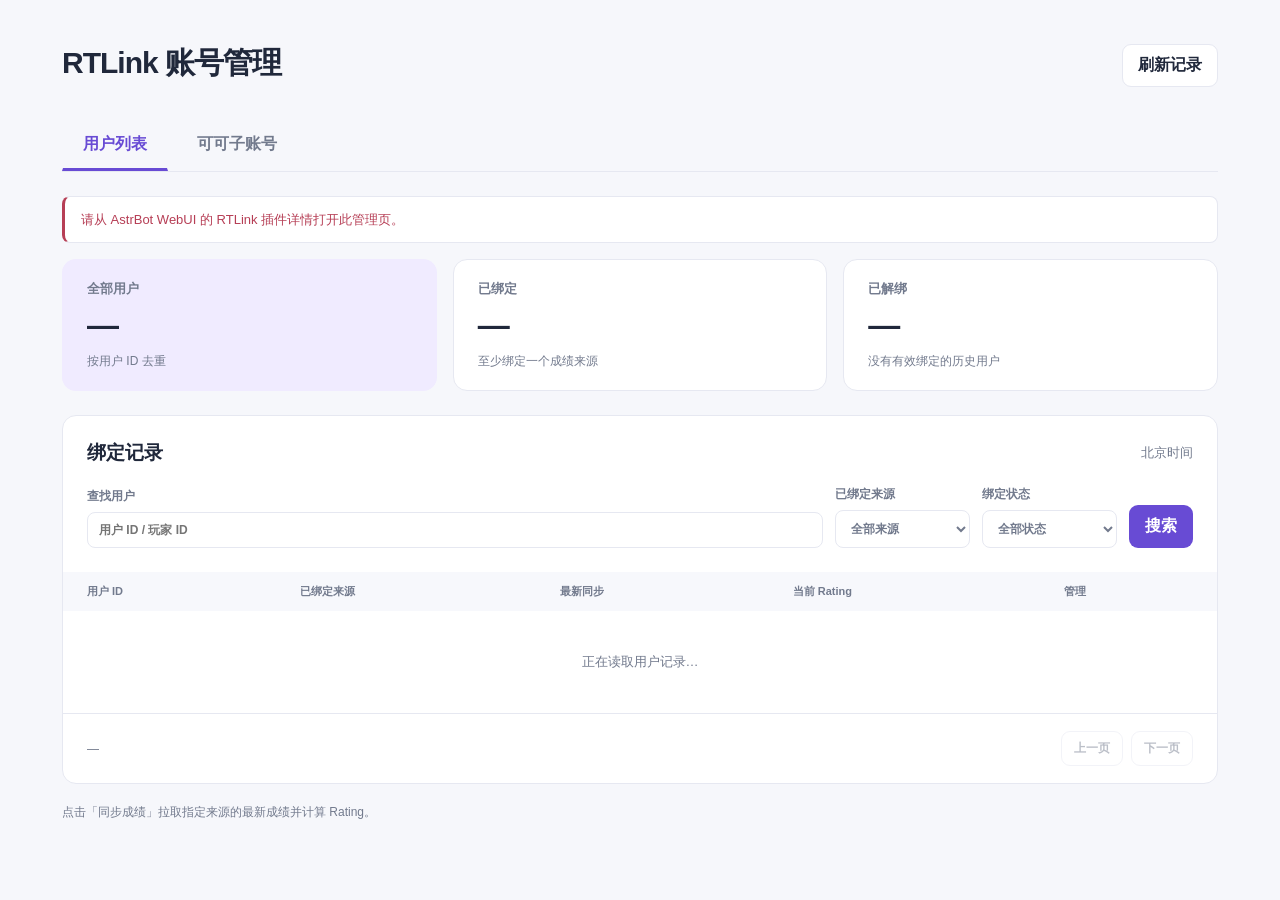
<file: pages/manage/index.html>
<!doctype html>
<html lang="zh-CN">
<head>
  <meta charset="utf-8">
  <meta name="viewport" content="width=device-width, initial-scale=1">
  <title>用户与可可子账号管理</title>
  <link rel="stylesheet" href="./style.css">
</head>
<body>
  <main>
    <header class="heading">
      <h1>RTLink 账号管理</h1>
      <button id="refresh" type="button" class="secondary">刷新记录</button>
    </header>
    <nav aria-label="账号管理导航">
      <button id="tab-users" type="button" aria-current="page">用户列表</button>
      <button id="tab-bot" type="button">可可子账号</button>
    </nav>
    <p id="notice" role="status" aria-live="polite" hidden></p>
    <section id="users-panel" aria-labelledby="tab-users">
      <div class="stats">
        <article><span>全部用户</span><strong id="stat-total">—</strong><small>按用户 ID 去重</small></article>
        <article><span>已绑定</span><strong id="stat-bound">—</strong><small>至少绑定一个成绩来源</small></article>
        <article><span>已解绑</span><strong id="stat-unbound">—</strong><small>没有有效绑定的历史用户</small></article>
      </div>
      <section class="panel">
        <div class="section-title"><h2>绑定记录</h2><span class="muted">北京时间</span></div>
        <form id="filters" class="filters">
          <label class="search">查找用户<input id="search" type="search" placeholder="用户 ID / 玩家 ID" maxlength="100"></label>
          <label>已绑定来源<select id="source"><option value="">全部来源</option></select></label>
          <label>绑定状态<select id="status"><option value="all">全部状态</option><option value="bound">已绑定</option><option value="unbound">已解绑</option></select></label>
          <button type="submit">搜索</button>
        </form>
        <p id="users-notice" class="list-notice error" role="status" hidden></p>
        <div class="table-wrap"><table><thead><tr><th>用户 ID</th><th>已绑定来源</th><th>最新同步</th><th>当前 Rating</th><th>管理</th></tr></thead><tbody id="users-body"><tr><td colspan="5" class="empty">正在读取用户记录…</td></tr></tbody></table></div>
        <footer class="pagination"><span id="page-info">—</span><div><button id="previous" type="button" class="secondary" disabled>上一页</button><button id="next" type="button" class="secondary" disabled>下一页</button></div></footer>
      </section>
    </section>
    <section id="bot-panel" aria-labelledby="tab-bot" hidden>
      <div class="bot-intro"><div class="avatar" aria-hidden="true">可</div><div><h2>可可子的成绩表</h2><p class="muted">可可子使用自己的绑定查询成绩、Rating 和练习建议。</p></div></div>
      <div id="bot-account" class="account-content"><p class="empty">正在读取可可子账号…</p></div>
    </section>
    <p class="footnote">点击「同步成绩」拉取指定来源的最新成绩并计算 Rating。</p>
  </main>
  <dialog id="account-dialog" aria-labelledby="dialog-title">
    <div class="dialog-heading"><h2 id="dialog-title">用户详情</h2><button id="close-dialog" type="button" class="secondary">关闭</button></div>
    <p id="dialog-notice" role="status" hidden></p>
    <div id="dialog-content" class="account-content"></div>
  </dialog>
  <script type="module" src="./app.js"></script>
</body>
</html>
</file>
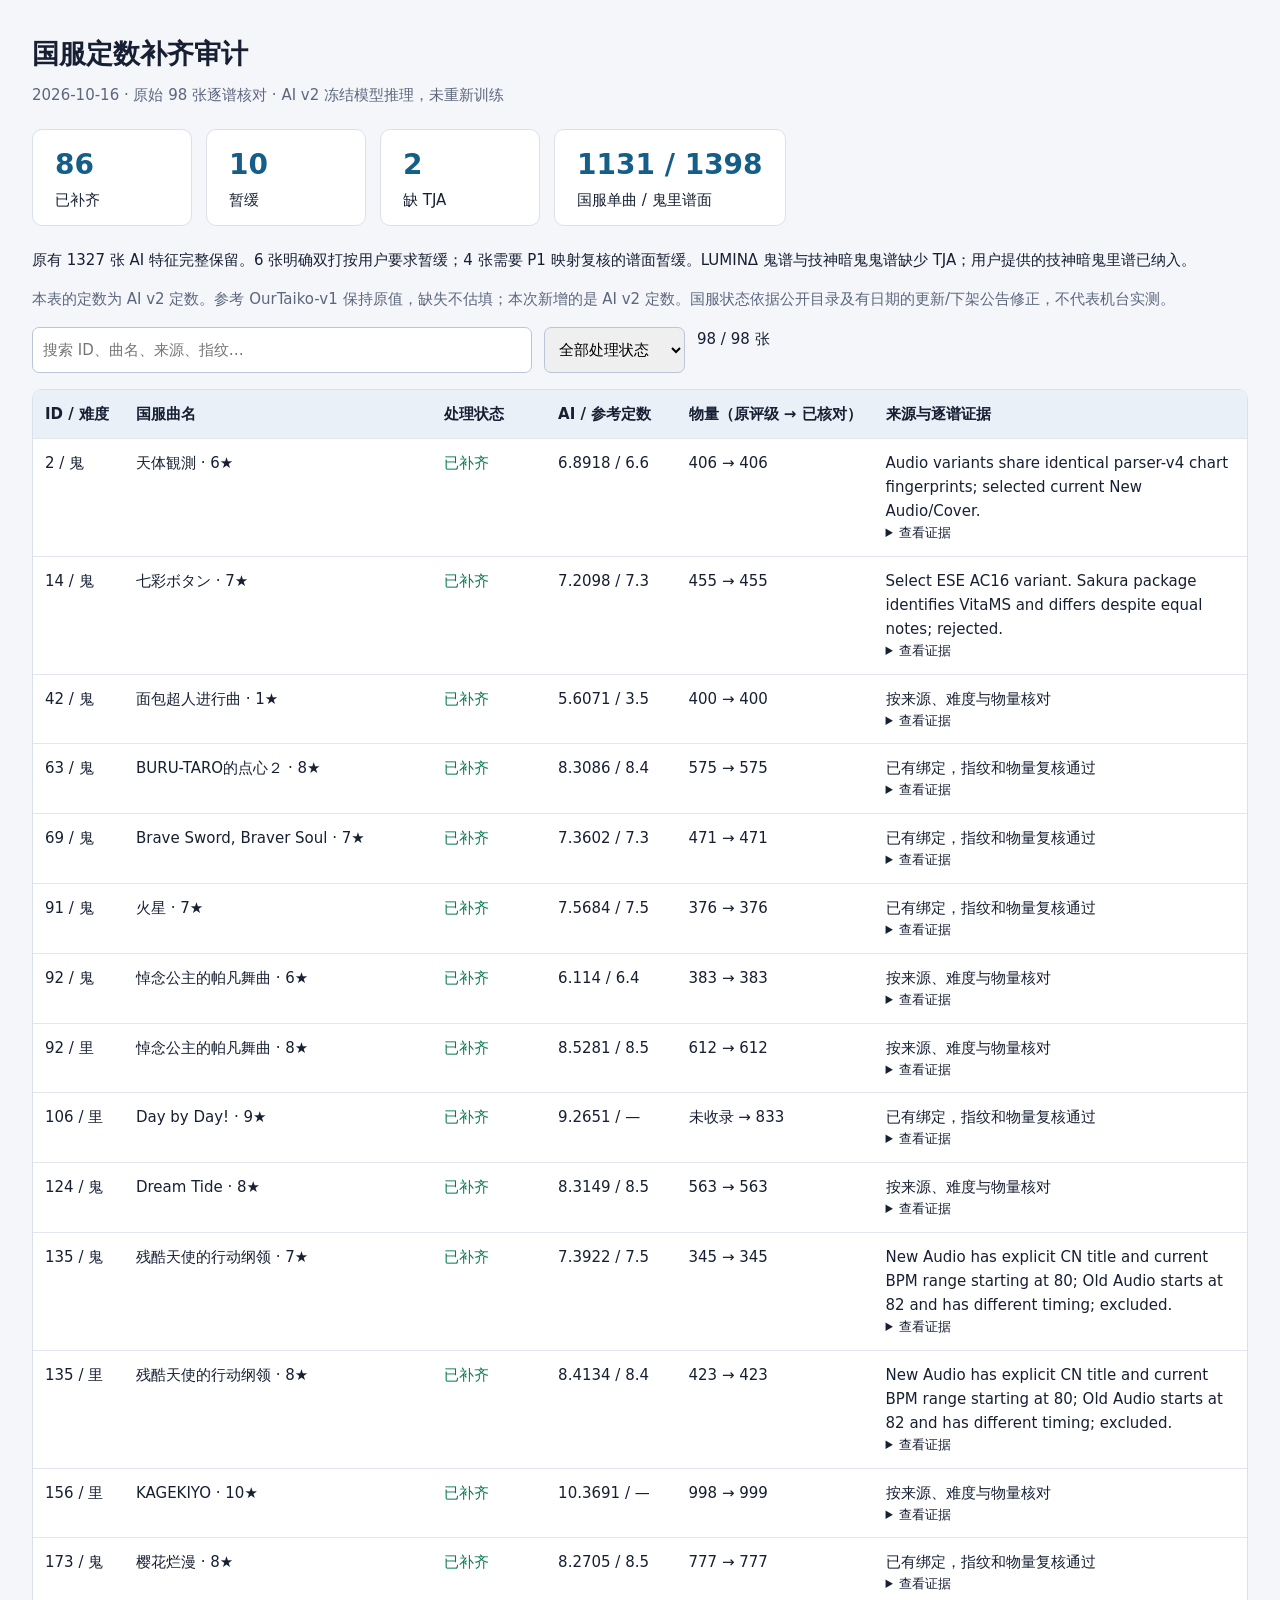
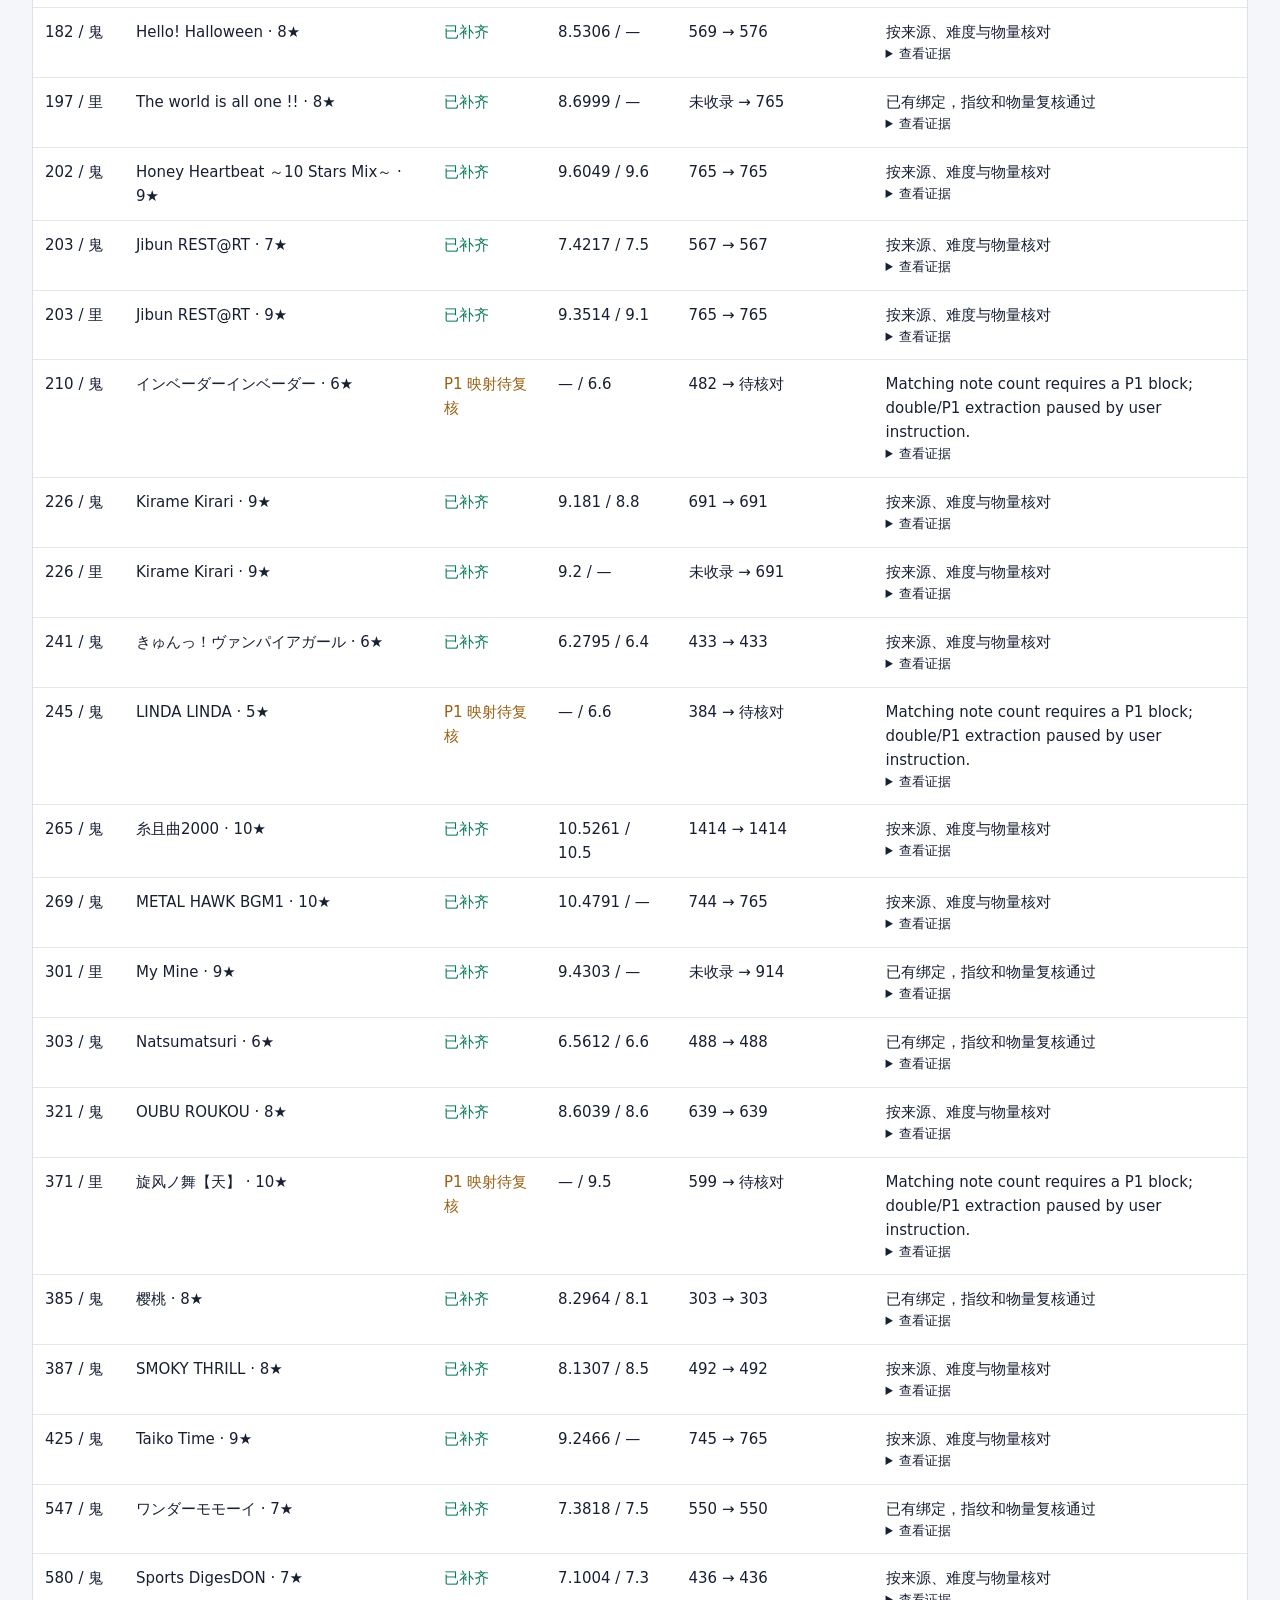
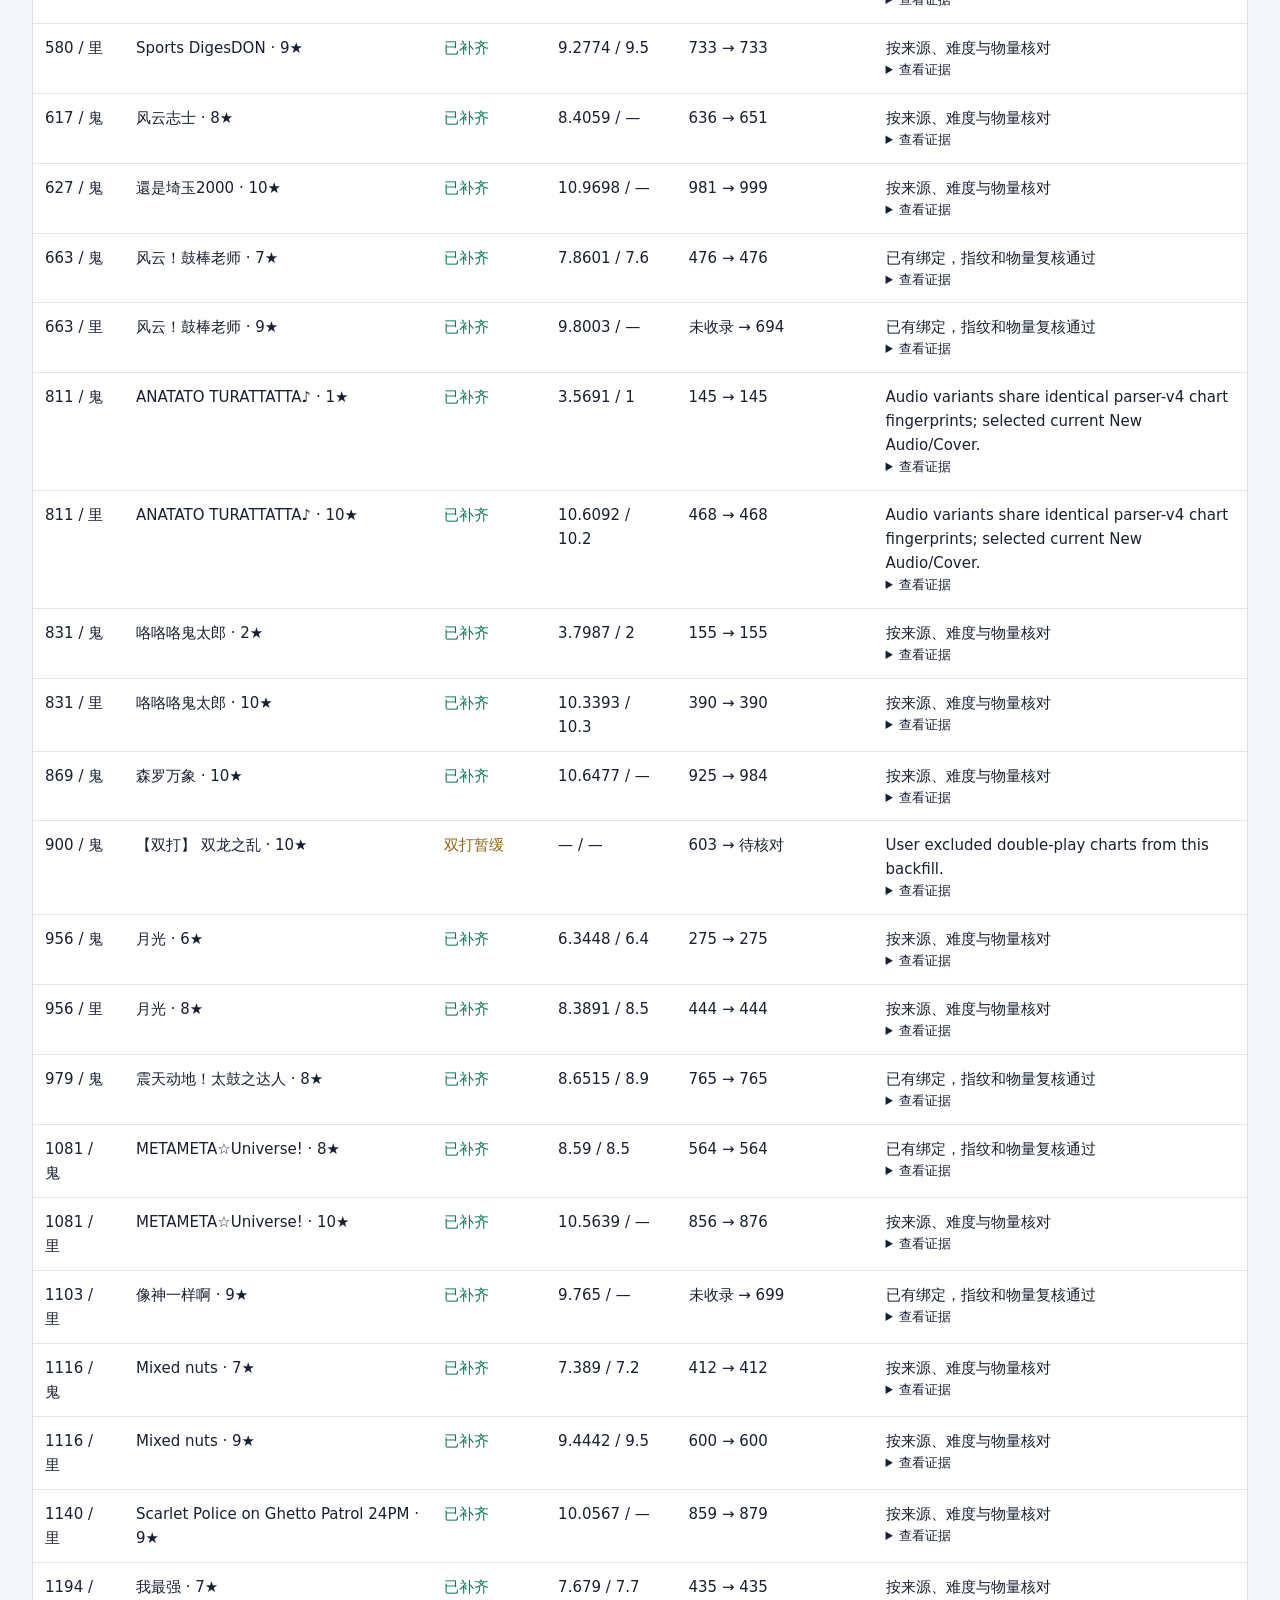
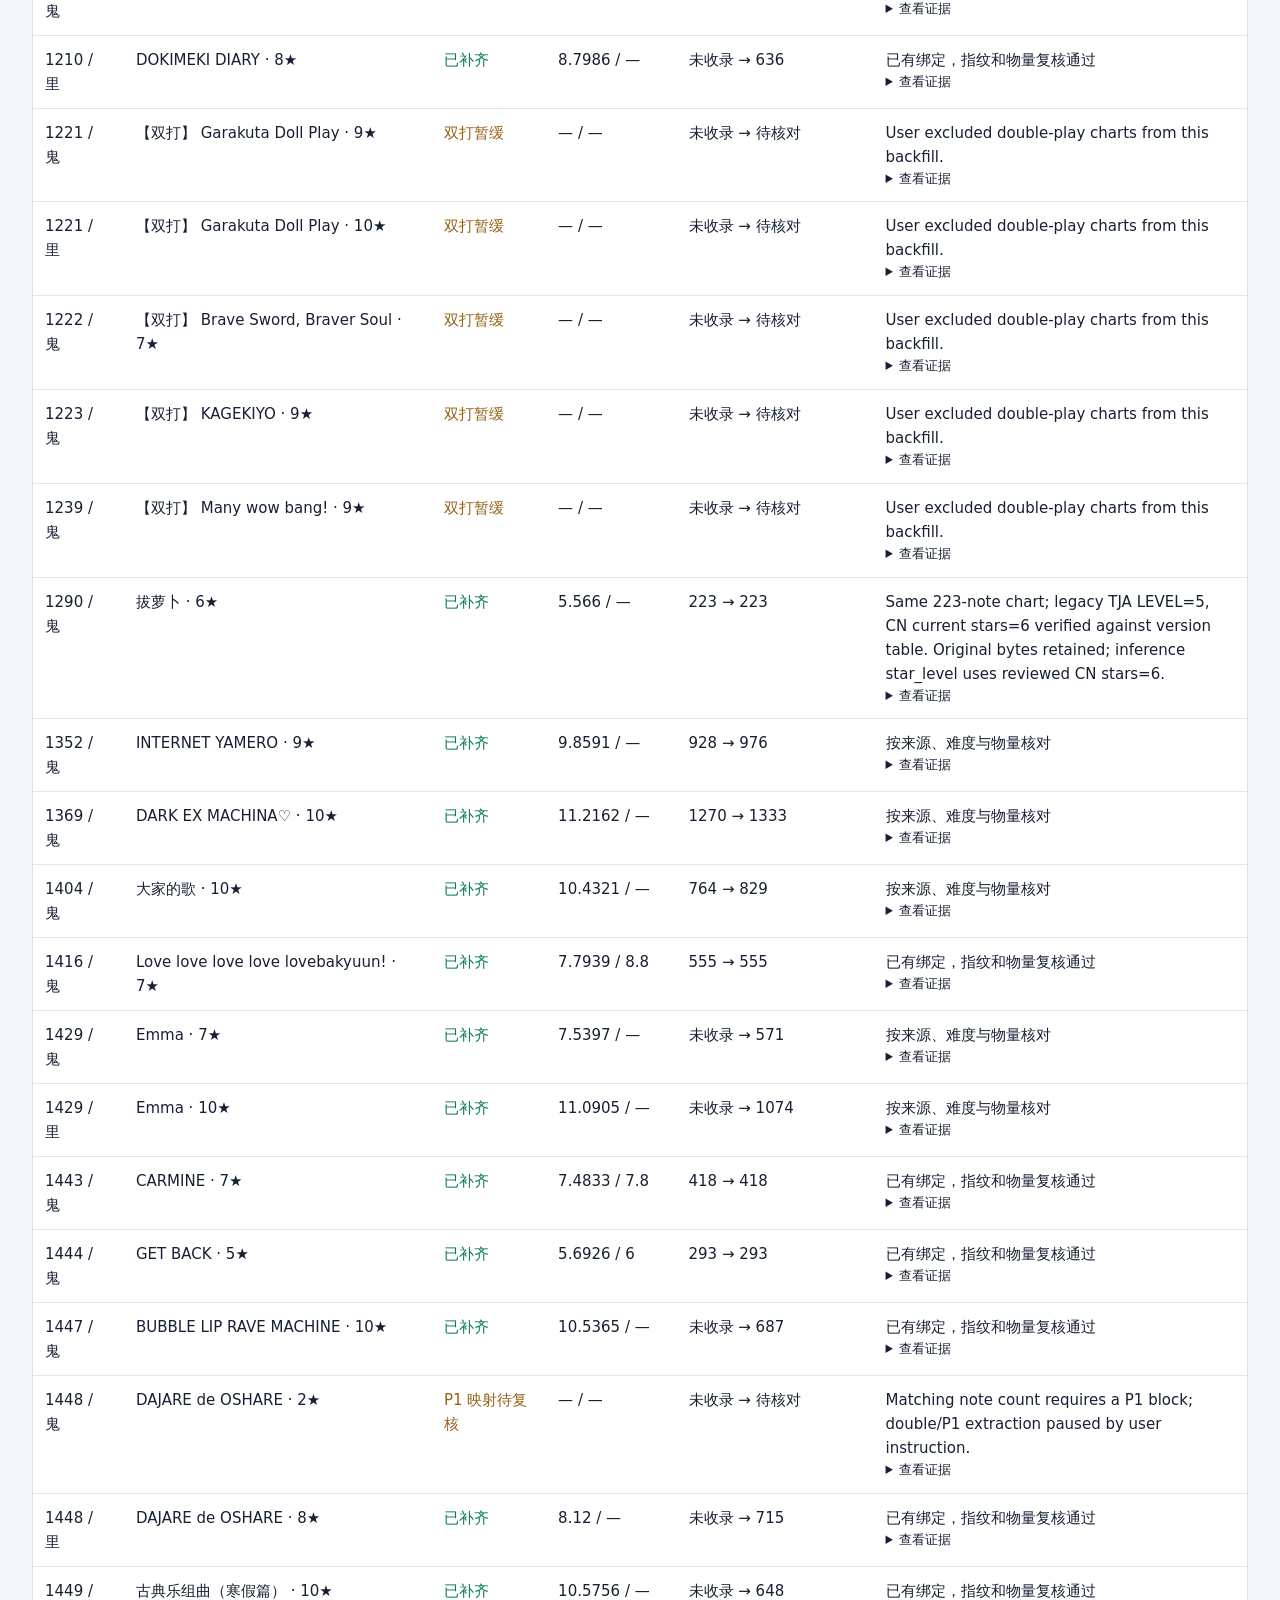
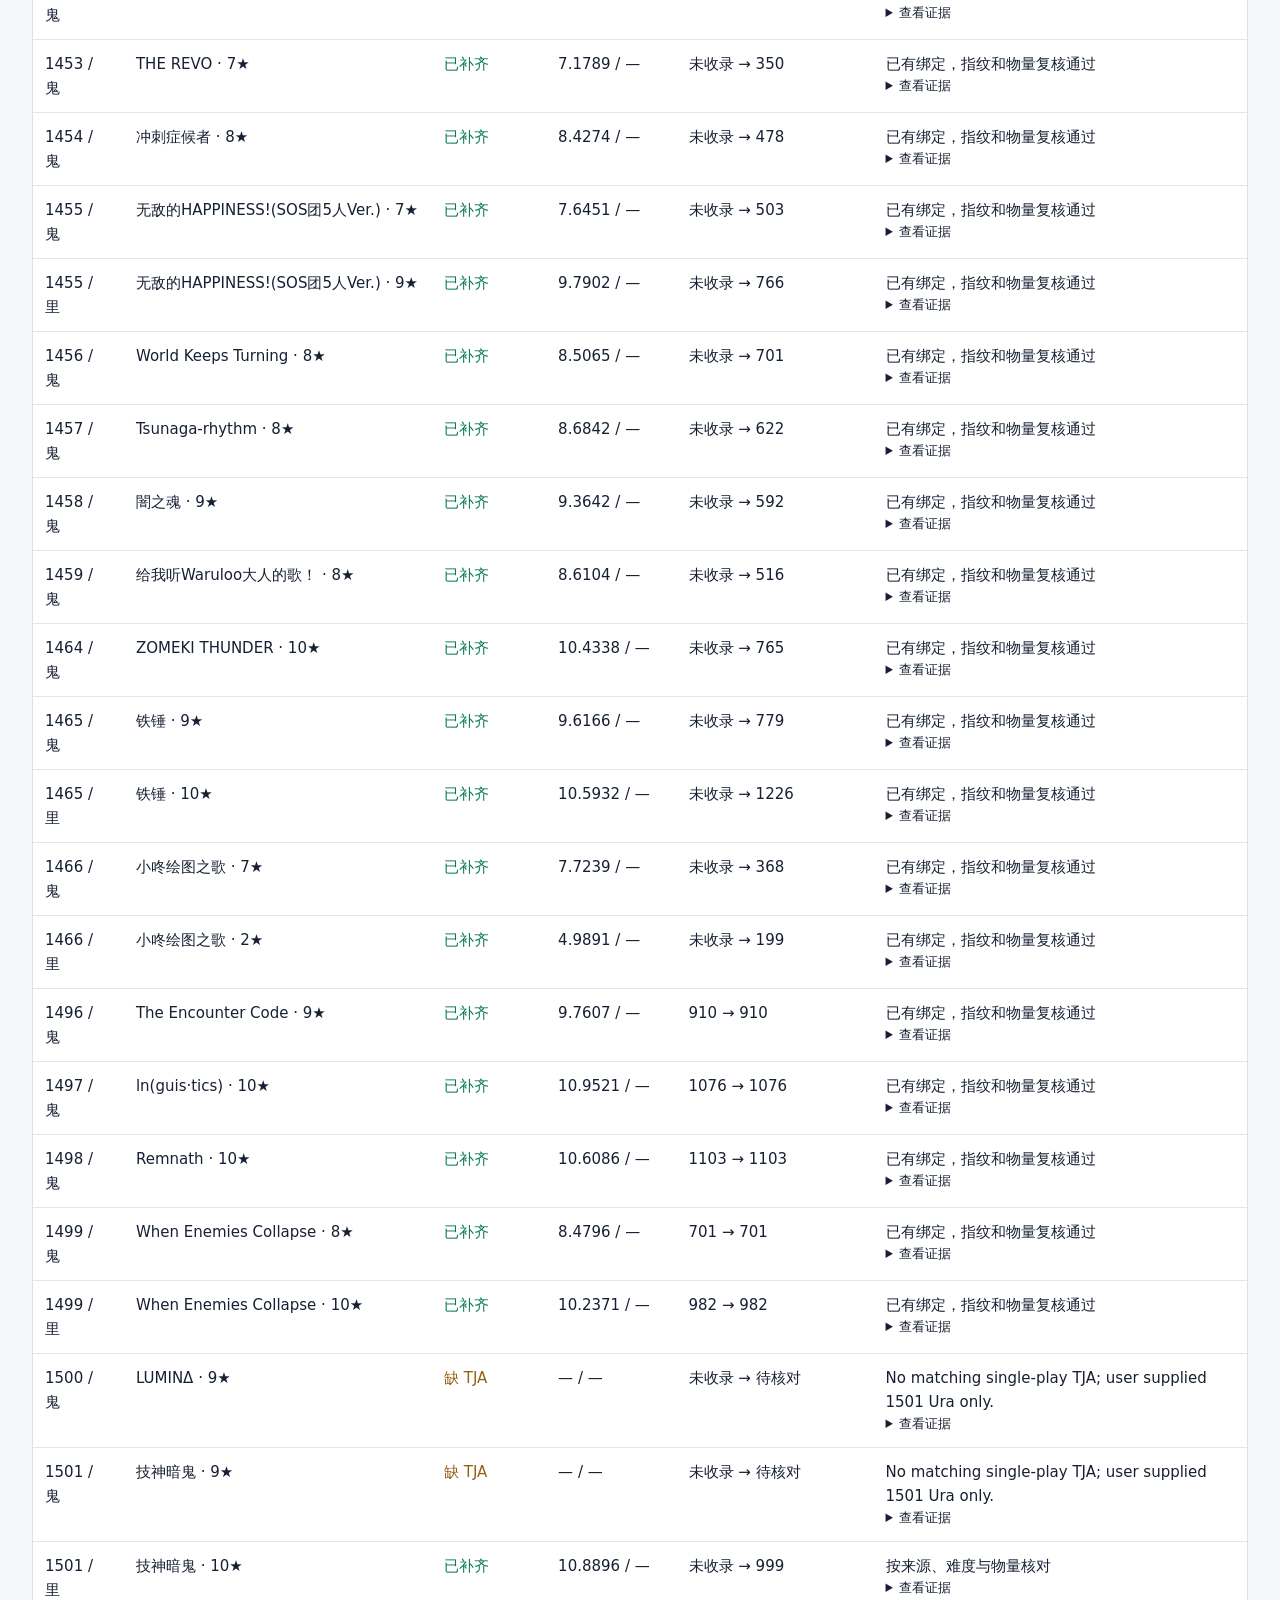
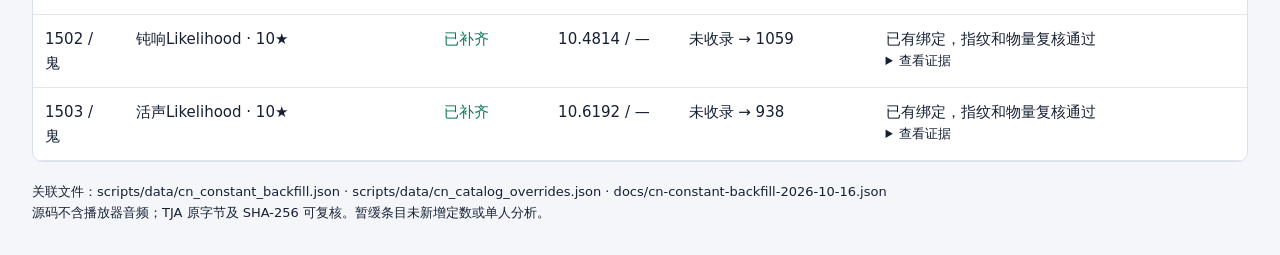
<file: docs/cn-constant-backfill-2026-10-16.html>
<!doctype html><html lang="zh-CN"><meta charset="utf-8"><meta name="viewport" content="width=device-width,initial-scale=1">
<title>国服定数补齐审计 · 2026-10-16</title><style>
*{box-sizing:border-box}body{margin:0;background:#f4f6fa;color:#172033;font:15px/1.6 system-ui,'Microsoft YaHei',sans-serif}main{max-width:1450px;margin:auto;padding:32px}h1{font-size:27px;margin:0 0 8px}.muted{color:#5c677d}.cards{display:flex;gap:14px;flex-wrap:wrap;margin:22px 0}.card{background:white;border:1px solid #dbe1eb;border-radius:10px;padding:13px 22px;min-width:160px}.card b{display:block;font-size:28px;color:#145e87}input,select{font:inherit;padding:10px;border:1px solid #bac6d7;border-radius:7px}input{width:min(500px,100%)}.controls{display:flex;gap:12px;flex-wrap:wrap;margin:16px 0}.table{overflow:auto;background:white;border:1px solid #dbe1eb;border-radius:10px}table{border-collapse:collapse;width:100%;min-width:1000px}th,td{text-align:left;padding:12px;border-bottom:1px solid #e2e7ef;vertical-align:top}th{background:#eaf0f7;white-space:nowrap}td:nth-child(2){min-width:210px}td:last-child{max-width:440px;overflow-wrap:anywhere}details{font-size:13px}.good{color:#087a53}.pending{color:#966013}code{font-size:12px}a{color:#176388}footer{margin-top:20px;font-size:13px}
</style><main><h1>国服定数补齐审计</h1><div class="muted">2026-10-16 · 原始 98 张逐谱核对 · AI v2 冻结模型推理，未重新训练</div>
<div class="cards" id="cards"></div><p>原有 1327 张 AI 特征完整保留。6 张明确双打按用户要求暂缓；4 张需要 P1 映射复核的谱面暂缓。LUMINΔ 鬼谱与技神暗鬼鬼谱缺少 TJA；用户提供的技神暗鬼里谱已纳入。</p>
<p class="muted">本表的定数为 AI v2 定数。参考 OurTaiko-v1 保持原值，缺失不估填；本次新增的是 AI v2 定数。国服状态依据公开目录及有日期的更新/下架公告修正，不代表机台实测。</p>
<div class="controls"><input id="q" placeholder="搜索 ID、曲名、来源、指纹…"><select id="status"><option value="">全部处理状态</option><option value="verified">已补齐</option><option value="deferred-double">双打暂缓</option><option value="deferred-p1-mapping">P1 映射待复核</option><option value="missing-tja">缺 TJA</option></select><span id="count"></span></div>
<div class="table"><table><thead><tr><th>ID / 难度</th><th>国服曲名</th><th>处理状态</th><th>AI / 参考定数</th><th>物量（原评级 → 已核对）</th><th>来源与逐谱证据</th></tr></thead><tbody id="rows"></tbody></table></div>
<footer>关联文件：scripts/data/cn_constant_backfill.json · scripts/data/cn_catalog_overrides.json · docs/cn-constant-backfill-2026-10-16.json<br>源码不含播放器音频；TJA 原字节及 SHA-256 可复核。暂缓条目未新增定数或单人分析。</footer></main>
<script type="application/json" id="data">{"rows": [{"id": 2, "level": 4, "title": "天体観測", "stars": 6, "catalogNotes": 406, "sakuraNotes": 406, "ratingNotes": 406, "bound": false, "status": "verified", "source": {"kind": "ese-reviewed-variant", "revision": "cb01aa31e7ff0edb4a61b759d8b7c791a387dcd6", "path": "01 Pop/Tentai Kansoku/Tentai Kansoku New Audio.tja", "url": "https://ese.tjadataba.se/ESE/ESE.git"}, "path": "cn-20261016/2-4.tja", "sha256": "c98c514bcdc2d8a407f50256fbfb320e74fefeef324e145ad9327e72f1d3f79b", "course": "oni", "totalNotes": 406, "sourceStars": 6, "sourceTitle": "Tentai Kansoku -New Audio-", "sourceTitleJa": "天体観測 -New Audio-", "fingerprintV4": "d3355b471590160a961587c2da1e473e1ddda2976fcea7572c807573beb7e29f", "fingerprintV5": "afc9768bdc89fe6a35ab64bde8d897841490948e827ff27754da57fcd96ef499", "warnings": [], "review": "Audio variants share identical parser-v4 chart fingerprints; selected current New Audio/Cover.", "aiConstant": 6.8918, "referenceConstant": 6.6, "cnStatus": "current"}, {"id": 14, "level": 4, "title": "七彩ボタン", "stars": 7, "catalogNotes": 455, "sakuraNotes": 455, "ratingNotes": 455, "bound": false, "status": "verified", "source": {"kind": "ese-reviewed-variant", "revision": "cb01aa31e7ff0edb4a61b759d8b7c791a387dcd6", "path": "07 Game Music/Nanairo Button/Nanairo Button AC16.tja", "url": "https://ese.tjadataba.se/ESE/ESE.git"}, "path": "cn-20261016/14-4.tja", "sha256": "719fdc2c44de1914e439895a330c90f6427b9aaae0343c87a1b811a84fbd816e", "course": "oni", "totalNotes": 455, "sourceStars": 7, "sourceTitle": "Nanairo Button -AC16 Chart-", "sourceTitleJa": "七彩ボタン", "fingerprintV4": "a0c4ed13aa3ed5992f2e6535aa85984b83f8815240d79975d43e5ce16e550cf1", "fingerprintV5": "28d204b3712e6e371b1903569f5df16031cc5273afc610575fe5059be2385fc2", "warnings": [], "review": "Select ESE AC16 variant. Sakura package identifies VitaMS and differs despite equal notes; rejected.", "reviewUrl": "https://wikiwiki.jp/taiko-fumen/収録曲/おに/七彩ボタン", "aiConstant": 7.2098, "referenceConstant": 7.3, "cnStatus": "current"}, {"id": 42, "level": 4, "title": "面包超人进行曲", "stars": 1, "catalogNotes": 400, "sakuraNotes": 400, "ratingNotes": 400, "bound": false, "status": "verified", "source": {"kind": "sakura-game-id", "url": "https://viewer.sakura-bot.cn/api/content/songs/42/tja-package", "archiveSha256": "42848db4b7e193c4c8985fccfc9157bd213bf32e54756647ce9cd9c7b9510d4c", "path": "Anpanman no March New Audio.tja"}, "path": "cn-20261016/42-4.tja", "sha256": "94f17b4256db251d7ef12bf2ff13f65699c27414fd1e480fc5d3592e613e2211", "course": "oni", "totalNotes": 400, "sourceStars": 1, "sourceTitle": "Anpanman no March -New Audio-", "sourceTitleJa": "アンパンマンのマーチ -New Audio-", "fingerprintV4": "4ee6be5776351847fb0a5eb22ba3e3bd1a3643a1b05460448f89cf6749fe91ed", "fingerprintV5": "df4301e3da9acb3bbacad8d66ee0b62b91e0da1ff77f338bc04c3c6f915bbc36", "warnings": [], "aiConstant": 5.6071, "referenceConstant": 3.5, "cnStatus": "current"}, {"id": 63, "level": 4, "title": "BURU-TARO的点心２", "stars": 8, "catalogNotes": 575, "sakuraNotes": 575, "ratingNotes": 575, "bound": true, "status": "verified", "source": {"kind": "ese-reviewed-binding", "revision": "fa2374283a11e0bdac4a7ba23aafc0d5317540e5", "path": "09 Namco Original/Buruchan no Oya2/Buruchan no Oya2.tja", "url": "https://ese.tjadataba.se/ESE/ESE.git"}, "path": "cn-20261016/63-4.tja", "sha256": "bc75470021178d3d048b1b47abb39d4e7153d878826ecb390ca09cb85df7e26c", "course": "oni", "totalNotes": 575, "sourceStars": 8, "sourceTitle": "Buru-chan no Oya2", "sourceTitleJa": "ブルちゃんのおや2", "fingerprintV4": "21dac02fb4fbfa21c513830d5fba1a5d9d5a18a20844c6b022a212361d355b18", "fingerprintV5": "1575301c8311101ebba02d2ed6a91ae0d1db52680bd30e02b27c7e8baf00357e", "warnings": [], "aiConstant": 8.3086, "referenceConstant": 8.4, "cnStatus": "current"}, {"id": 69, "level": 4, "title": "Brave Sword, Braver Soul", "stars": 7, "catalogNotes": 471, "sakuraNotes": 471, "ratingNotes": 471, "bound": true, "status": "verified", "source": {"kind": "ese-reviewed-binding", "revision": "fa2374283a11e0bdac4a7ba23aafc0d5317540e5", "path": "07 Game Music/Brave Sword Braver Soul/Brave Sword Braver Soul.tja", "url": "https://ese.tjadataba.se/ESE/ESE.git"}, "path": "cn-20261016/69-4.tja", "sha256": "3e7a3b592a646e74a61f6495072ecfbffae5006c56074798a3630f9895443ca7", "course": "oni", "totalNotes": 471, "sourceStars": 7, "sourceTitle": "Brave Sword, Braver Soul", "sourceTitleJa": "Brave Sword, Braver Soul", "fingerprintV4": "03f756a98bd00390e6e8ea2d525a37d9f1ded9c58f14610454253d5296060cf5", "fingerprintV5": "9f97619dfd8ddef36961debf262d24cca7c1d41fd53bc5862e92aaf41e41b263", "warnings": [], "aiConstant": 7.3602, "referenceConstant": 7.3, "cnStatus": "current"}, {"id": 91, "level": 4, "title": "火星", "stars": 7, "catalogNotes": 376, "sakuraNotes": 376, "ratingNotes": 376, "bound": true, "status": "verified", "source": {"kind": "ese-reviewed-binding", "revision": "fa2374283a11e0bdac4a7ba23aafc0d5317540e5", "path": "06 Classical/Mars/Mars.tja", "url": "https://ese.tjadataba.se/ESE/ESE.git"}, "path": "cn-20261016/91-4.tja", "sha256": "6ed83a31f5c58fc0add3a97925b48c5b7341f9dfb37ab549b8ecfd405b1ae5b8", "course": "oni", "totalNotes": 376, "sourceStars": 7, "sourceTitle": "Mars", "sourceTitleJa": "火星", "fingerprintV4": "4f49e6f48d8a0e79e8fd2593aca24c18368d733f87f98d99f387d9a9178e3721", "fingerprintV5": "51128140f4518561e5b250a590820fc041796502ddd9669dd2e71d80cc331e2f", "warnings": [], "aiConstant": 7.5684, "referenceConstant": 7.5, "cnStatus": "current"}, {"id": 92, "level": 4, "title": "悼念公主的帕凡舞曲", "stars": 6, "catalogNotes": 383, "sakuraNotes": 383, "ratingNotes": 383, "bound": false, "status": "verified", "source": {"kind": "sakura-game-id", "url": "https://viewer.sakura-bot.cn/api/content/songs/92/tja-package", "archiveSha256": "a86d05885a6d57bc1b51b2fcebc7dfb9914f74e77b2d70f629d5cfb9076e65f8", "path": "Pavane for a Dead Princess Kimi no Kodou.tja"}, "path": "cn-20261016/92-4.tja", "sha256": "d9ab845b7b78b1819023b168fc0318a9b2a22dac38254f9c1b2fa62612bab845", "course": "oni", "totalNotes": 383, "sourceStars": 6, "sourceTitle": "Pavane for a Dead Princess ～Kimi no Kodou～", "sourceTitleJa": "亡き王女のためのパヴァーヌ ～きみのこどう～", "fingerprintV4": "87d54e3b178ef24001bb38a6ebf870e8e1c09d0c3d6e353fbdadbc9cfb12a706", "fingerprintV5": "e1e5a706f6160e0f3056eabc61fe41ac4f391e629180c50e34b7f3f48988b8e5", "warnings": [], "aiConstant": 6.114, "referenceConstant": 6.4, "cnStatus": "current"}, {"id": 92, "level": 5, "title": "悼念公主的帕凡舞曲", "stars": 8, "catalogNotes": 612, "sakuraNotes": 612, "ratingNotes": 612, "bound": false, "status": "verified", "source": {"kind": "sakura-game-id", "url": "https://viewer.sakura-bot.cn/api/content/songs/92/tja-package", "archiveSha256": "a86d05885a6d57bc1b51b2fcebc7dfb9914f74e77b2d70f629d5cfb9076e65f8", "path": "Pavane for a Dead Princess Kimi no Kodou.tja"}, "path": "cn-20261016/92-5.tja", "sha256": "d9ab845b7b78b1819023b168fc0318a9b2a22dac38254f9c1b2fa62612bab845", "course": "edit", "totalNotes": 612, "sourceStars": 8, "sourceTitle": "Pavane for a Dead Princess ～Kimi no Kodou～", "sourceTitleJa": "亡き王女のためのパヴァーヌ ～きみのこどう～", "fingerprintV4": "81c6451caa0e81bd7daab622a4c15a3e10fee0d54996d41ad2507a026e5a92a4", "fingerprintV5": "33dbe91656482123036a7f72938f59d60f2c5b9906512e5a454b0ecb7004a760", "warnings": [], "aiConstant": 8.5281, "referenceConstant": 8.5, "cnStatus": "current"}, {"id": 106, "level": 5, "title": "Day by Day!", "stars": 9, "catalogNotes": 833, "sakuraNotes": 833, "ratingNotes": null, "bound": true, "status": "verified", "source": {"kind": "ese-reviewed-binding", "revision": "fa2374283a11e0bdac4a7ba23aafc0d5317540e5", "path": "09 Namco Original/Day by Day/Day by Day.tja", "url": "https://ese.tjadataba.se/ESE/ESE.git"}, "path": "cn-20261016/106-5.tja", "sha256": "bb441de9f632f3a0aa73393ff96cf99e91208185ade6bb1cf2ffd17083b11b05", "course": "edit", "totalNotes": 833, "sourceStars": 9, "sourceTitle": "Day by Day!", "sourceTitleJa": "Day by Day!", "fingerprintV4": "98bf6974a2836d4b1006b1ba27740c1808053e50488102dd871da318b5a30e93", "fingerprintV5": "b5fc9e1a1b3964ca95ac121947aae1c3b04f22d479cb752c60e155608084b490", "warnings": [], "aiConstant": 9.2651, "referenceConstant": null, "cnStatus": "current"}, {"id": 124, "level": 4, "title": "Dream Tide", "stars": 8, "catalogNotes": 563, "sakuraNotes": 563, "ratingNotes": 563, "bound": false, "status": "verified", "source": {"kind": "sakura-game-id", "url": "https://viewer.sakura-bot.cn/api/content/songs/124/tja-package", "archiveSha256": "4c5220f3c472f90ced75813b176286aead1e6c01069d0b61e3e5c0ad503fdd24", "path": "Dream Tide Yume no Chouryuu.tja"}, "path": "cn-20261016/124-4.tja", "sha256": "e030ce0f3e15f9f79b0ddad6fc438d442426abcc3d9d722c99a90e4effe79e6b", "course": "oni", "totalNotes": 563, "sourceStars": 8, "sourceTitle": "Dream Tide -Yume no Chouryuu-", "sourceTitleJa": "Dream Tide －夢の潮流－", "fingerprintV4": "44b87a71530cd803259c9379097a0945bffb73d32af94713275be1c321d50480", "fingerprintV5": "4fc492ee3e48ad7b4369a6455cbe012deb7cf92e05321eb886b5912336e11022", "warnings": [], "aiConstant": 8.3149, "referenceConstant": 8.5, "cnStatus": "current"}, {"id": 135, "level": 4, "title": "残酷天使的行动纲领", "stars": 7, "catalogNotes": 345, "sakuraNotes": 345, "ratingNotes": 345, "bound": false, "status": "verified", "source": {"kind": "ese-reviewed-variant", "revision": "cb01aa31e7ff0edb4a61b759d8b7c791a387dcd6", "path": "02 Anime/A Cruel Angels Thesis/A Cruel Angels Thesis New Audio.tja", "url": "https://ese.tjadataba.se/ESE/ESE.git"}, "path": "cn-20261016/135-4.tja", "sha256": "f3cf6c4774ef0b5bf035e00f0075d8b0e5c5a2f42fa2580420f312dddb29068f", "course": "oni", "totalNotes": 345, "sourceStars": 7, "sourceTitle": "A Cruel Angel's Thesis -New Audio-", "sourceTitleJa": "残酷な天使のテーゼ -新曲-", "fingerprintV4": "d8dffa4f3d356b0dd5094006a9fb4b70c99bf61a9158bcf8bca52c7e5d17e4d3", "fingerprintV5": "9326864b6cb0e8ba8bf9132bb2fb243b83bc96e95f8a6b186a0a01fa12174610", "warnings": [], "review": "New Audio has explicit CN title and current BPM range starting at 80; Old Audio starts at 82 and has different timing; excluded.", "reviewUrl": "https://wikiwiki.jp/taiko-fumen/収録曲/おに/残酷な天使のテーゼ", "aiConstant": 7.3922, "referenceConstant": 7.5, "cnStatus": "current"}, {"id": 135, "level": 5, "title": "残酷天使的行动纲领", "stars": 8, "catalogNotes": 423, "sakuraNotes": 423, "ratingNotes": 423, "bound": false, "status": "verified", "source": {"kind": "ese-reviewed-variant", "revision": "cb01aa31e7ff0edb4a61b759d8b7c791a387dcd6", "path": "02 Anime/A Cruel Angels Thesis/A Cruel Angels Thesis New Audio.tja", "url": "https://ese.tjadataba.se/ESE/ESE.git"}, "path": "cn-20261016/135-5.tja", "sha256": "f3cf6c4774ef0b5bf035e00f0075d8b0e5c5a2f42fa2580420f312dddb29068f", "course": "edit", "totalNotes": 423, "sourceStars": 8, "sourceTitle": "A Cruel Angel's Thesis -New Audio-", "sourceTitleJa": "残酷な天使のテーゼ -新曲-", "fingerprintV4": "cec7b5be5986aa0b4883bfecf8e27faa00217c136a24a89cb436ac3c7a57f177", "fingerprintV5": "07243905fba41980cd98af8f37f08c76cf5dc85bcde99e42082dd78b5acac6df", "warnings": [], "review": "New Audio has explicit CN title and current BPM range starting at 80; Old Audio starts at 82 and has different timing; excluded.", "reviewUrl": "https://wikiwiki.jp/taiko-fumen/収録曲/おに/残酷な天使のテーゼ", "aiConstant": 8.4134, "referenceConstant": 8.4, "cnStatus": "current"}, {"id": 156, "level": 5, "title": "KAGEKIYO", "stars": 10, "catalogNotes": 998, "sakuraNotes": 999, "ratingNotes": 998, "bound": false, "status": "verified", "source": {"kind": "sakura-game-id", "url": "https://viewer.sakura-bot.cn/api/content/songs/156/tja-package", "archiveSha256": "969b59ecfbdb58618b467eb48c895f20e946ef3b5492ef77150f38e79243ccfd", "path": "KAGEKIYO Genpei Touma Den Medley.tja"}, "path": "cn-20261016/156-5.tja", "sha256": "879f87d6971f4e8acc1e343dff25da0c9e00f88750d4c054fc10aee32da0dd49", "course": "edit", "totalNotes": 999, "sourceStars": 10, "sourceTitle": "KAGEKIYO -New Chart-", "sourceTitleJa": "KAGEKIYO", "fingerprintV4": "dc6745ecd9fb011f68979f0df831a3971c6a0a8e60f10840d7f19ecfbcae9621", "fingerprintV5": "57e579d4755f20366f96f5b3d5c9cc326281725e09bb130e1851a9fa47add8c5", "warnings": [], "aiConstant": 10.3691, "referenceConstant": null, "cnStatus": "current"}, {"id": 173, "level": 4, "title": "樱花烂漫", "stars": 8, "catalogNotes": 777, "sakuraNotes": 777, "ratingNotes": 777, "bound": true, "status": "verified", "source": {"kind": "ese-reviewed-binding", "revision": "fa2374283a11e0bdac4a7ba23aafc0d5317540e5", "path": "09 Namco Original/Ouka Ranman/Ouka Ranman.tja", "url": "https://ese.tjadataba.se/ESE/ESE.git"}, "path": "cn-20261016/173-4.tja", "sha256": "d28ab696d9c6f066568890eb370975b4a3bd8dde1db14b2bbae037f4619306df", "course": "oni", "totalNotes": 777, "sourceStars": 8, "sourceTitle": "Ouka Ranman", "sourceTitleJa": "桜花爛漫", "fingerprintV4": "1084c7afd26050d19622c5d0bdc94da427e5465ab98cd1719ed2803aefc8251e", "fingerprintV5": "b6f6be8e06039be128d1d50dd6f3fe7269c7aae8c76bc33e942af53413db7393", "warnings": ["unused-balloon-values"], "aiConstant": 8.2705, "referenceConstant": 8.5, "cnStatus": "current"}, {"id": 182, "level": 4, "title": "Hello! Halloween", "stars": 8, "catalogNotes": 569, "sakuraNotes": 576, "ratingNotes": 569, "bound": false, "status": "verified", "source": {"kind": "sakura-game-id", "url": "https://viewer.sakura-bot.cn/api/content/songs/182/tja-package", "archiveSha256": "17fc134bc4b4dff9201a0daf28663dd75686558071732541ce78e4328394b3b3", "path": "Hello Halloween.tja"}, "path": "cn-20261016/182-4.tja", "sha256": "0c4e278a3a4c0b4cb9877cc2c91757bebced59946d672940b76a9cb27347d768", "course": "oni", "totalNotes": 576, "sourceStars": 8, "sourceTitle": "Hello! Halloween", "sourceTitleJa": "ハロー！ハロウィン", "fingerprintV4": "099492199fef31f96f6b91ba004eb6eeafacd1c412bec4ff28c755fd39352802", "fingerprintV5": "fea4e2018123a53bf00facda5ebc66aa6c049d39e0b2eab6c7388cf4b6363c08", "warnings": ["implicit-branch-end", "unused-balloon-values"], "aiConstant": 8.5306, "referenceConstant": null, "cnStatus": "current"}, {"id": 197, "level": 5, "title": "The world is all one !!", "stars": 8, "catalogNotes": 765, "sakuraNotes": 765, "ratingNotes": null, "bound": true, "status": "verified", "source": {"kind": "ese-reviewed-binding", "revision": "fa2374283a11e0bdac4a7ba23aafc0d5317540e5", "path": "07 Game Music/The world is all one/The world is all one.tja", "url": "https://ese.tjadataba.se/ESE/ESE.git"}, "path": "cn-20261016/197-5.tja", "sha256": "37bccbd55740559350fa051637a93757f77d6cc7154393190c2681134cb0932e", "course": "edit", "totalNotes": 765, "sourceStars": 8, "sourceTitle": "The world is all one‼", "sourceTitleJa": "The world is all one !!", "fingerprintV4": "3ac0e1fad32acc5132fc396bd52131c948477d33ed70c40c72a2c74f2567aead", "fingerprintV5": "3d964853234039c1e1476519580090cce1d5dcce2ded3d7666a35242db2da10a", "warnings": [], "aiConstant": 8.6999, "referenceConstant": null, "cnStatus": "current"}, {"id": 202, "level": 4, "title": "Honey Heartbeat ～10 Stars Mix～", "stars": 9, "catalogNotes": 765, "sakuraNotes": 765, "ratingNotes": 765, "bound": false, "status": "verified", "source": {"kind": "sakura-game-id", "url": "https://viewer.sakura-bot.cn/api/content/songs/202/tja-package", "archiveSha256": "fb2ec24d71e8c01133316a91c9fbb546169af11a222145a9d037c7effdfdb262", "path": "Honey Heartbeat 10 Stars Mix.tja"}, "path": "cn-20261016/202-4.tja", "sha256": "a88ae693c65dee4f9047bf93e577f4bfecd76188a735613a591eeccc25e2ab53", "course": "oni", "totalNotes": 765, "sourceStars": 9, "sourceTitle": "Honey Heartbeat ～10 Stars Mix～ -VitaMS Chart-", "sourceTitleJa": "Honey Heartbeat ～10 Stars Mix～", "fingerprintV4": "a4272a561f111c1485ea86c7cbaf59d7cb7260fcdf410dc506b6394de3eefb78", "fingerprintV5": "051caa31d7e9a9e708c444ee04f3033019c58c92208a8fac9b8402b0921b8b8e", "warnings": [], "aiConstant": 9.6049, "referenceConstant": 9.6, "cnStatus": "current"}, {"id": 203, "level": 4, "title": "Jibun REST@RT", "stars": 7, "catalogNotes": 567, "sakuraNotes": 567, "ratingNotes": 567, "bound": false, "status": "verified", "source": {"kind": "sakura-game-id", "url": "https://viewer.sakura-bot.cn/api/content/songs/203/tja-package", "archiveSha256": "5ac85d013ee1d9ecd7860a562575ce6d6b6969b4bd8e4bd59968aa1716085082", "path": "Jibun RESTART Game Version.tja"}, "path": "cn-20261016/203-4.tja", "sha256": "a48d9c82239704306509a323722c230ebe3db5fd99343cc4f2cb63574df26777", "course": "oni", "totalNotes": 567, "sourceStars": 7, "sourceTitle": "Jibun REST@RT -Game Version-", "sourceTitleJa": "自分REST@RT", "fingerprintV4": "a4a8a11703e33c577a94ac71f49efd997e6965f5c7087fa601dcb150da69b8f3", "fingerprintV5": "483e1f095768af0a5973cfe7edd782c9c4d968e92e6c170c17c4c91d4b31c76d", "warnings": [], "aiConstant": 7.4217, "referenceConstant": 7.5, "cnStatus": "current"}, {"id": 203, "level": 5, "title": "Jibun REST@RT", "stars": 9, "catalogNotes": 765, "sakuraNotes": 765, "ratingNotes": 765, "bound": false, "status": "verified", "source": {"kind": "sakura-game-id", "url": "https://viewer.sakura-bot.cn/api/content/songs/203/tja-package", "archiveSha256": "5ac85d013ee1d9ecd7860a562575ce6d6b6969b4bd8e4bd59968aa1716085082", "path": "Jibun RESTART Game Version.tja"}, "path": "cn-20261016/203-5.tja", "sha256": "a48d9c82239704306509a323722c230ebe3db5fd99343cc4f2cb63574df26777", "course": "edit", "totalNotes": 765, "sourceStars": 9, "sourceTitle": "Jibun REST@RT -Game Version-", "sourceTitleJa": "自分REST@RT", "fingerprintV4": "f479fd5a17362d4c5c48db45c8c082b80b475c9b916f195fa88a73a68316cd03", "fingerprintV5": "eff091771da5ce9c5b1963c191dc3f796b0638403caa797e9d5123799affe8f6", "warnings": [], "aiConstant": 9.3514, "referenceConstant": 9.1, "cnStatus": "current"}, {"id": 210, "level": 4, "title": "インベーダーインベーダー", "stars": 6, "catalogNotes": 482, "sakuraNotes": 482, "ratingNotes": 482, "bound": false, "status": "deferred-p1-mapping", "reason": "Matching note count requires a P1 block; double/P1 extraction paused by user instruction.", "aiConstant": null, "referenceConstant": 6.6, "cnStatus": "current"}, {"id": 226, "level": 4, "title": "Kirame Kirari", "stars": 9, "catalogNotes": 691, "sakuraNotes": 691, "ratingNotes": 691, "bound": false, "status": "verified", "source": {"kind": "sakura-game-id", "url": "https://viewer.sakura-bot.cn/api/content/songs/226/tja-package", "archiveSha256": "57f56bb44323b7f6362479aea6b1ee9237f498e7ccd563534a9b33d178fcbc07", "path": "Kiramekirari Takatsuki Yayoi Version.tja"}, "path": "cn-20261016/226-4.tja", "sha256": "1c268268c9314ee57201883e6d3fb204be484fef4f5f2f8c69a5f64e2e4bb709", "course": "oni", "totalNotes": 691, "sourceStars": 9, "sourceTitle": "Kiramekirari -Takatsuki Yayoi Version-", "sourceTitleJa": "キラメキラリ", "fingerprintV4": "36cae19cdcf6c7c3ed945229d73da5e7eb2f07fc7141551fd0ec6041917c4a04", "fingerprintV5": "6415cda3428ccf95f5e2781742d8befc0e2b15c5e586dfed36a900572cbda3a6", "warnings": [], "aiConstant": 9.181, "referenceConstant": 8.8, "cnStatus": "current"}, {"id": 226, "level": 5, "title": "Kirame Kirari", "stars": 9, "catalogNotes": 691, "sakuraNotes": 691, "ratingNotes": null, "bound": false, "status": "verified", "source": {"kind": "sakura-game-id", "url": "https://viewer.sakura-bot.cn/api/content/songs/226/tja-package", "archiveSha256": "57f56bb44323b7f6362479aea6b1ee9237f498e7ccd563534a9b33d178fcbc07", "path": "Kiramekirari Takatsuki Yayoi Version.tja"}, "path": "cn-20261016/226-5.tja", "sha256": "1c268268c9314ee57201883e6d3fb204be484fef4f5f2f8c69a5f64e2e4bb709", "course": "edit", "totalNotes": 691, "sourceStars": 9, "sourceTitle": "Kiramekirari -Takatsuki Yayoi Version-", "sourceTitleJa": "キラメキラリ", "fingerprintV4": "bca8f4230ac2954278e66071f232ec73e228240d00329b52f664ed83ae57ed16", "fingerprintV5": "07f091094ffa8933943f079a2ddd59358c1312fa6088ea9b638186d5813e726a", "warnings": [], "aiConstant": 9.2, "referenceConstant": null, "cnStatus": "current"}, {"id": 241, "level": 4, "title": "きゅんっ！ヴァンパイアガール", "stars": 6, "catalogNotes": 433, "sakuraNotes": 433, "ratingNotes": 433, "bound": false, "status": "verified", "source": {"kind": "sakura-game-id", "url": "https://viewer.sakura-bot.cn/api/content/songs/241/tja-package", "archiveSha256": "7fbde16e7c6407cd3369103e438eb2e917441d469828be81a44a94abce9a970c", "path": "Kyun Vampire Girl AC16.tja"}, "path": "cn-20261016/241-4.tja", "sha256": "27ea6fdd2f25e919f832b2f57b59ffecd4be3c3962a21e1fbf0fdd1f67eb545f", "course": "oni", "totalNotes": 433, "sourceStars": 6, "sourceTitle": "Kyun! Vampire Girl -AC16 Chart-", "sourceTitleJa": "きゅんっ！ヴァンパイアガール", "fingerprintV4": "5888d70b2c285c20297eaf8d2e1909d874f17a65e06630cef9296af4dd6930c4", "fingerprintV5": "d1e9b525d373e1e6022678cdc76fc1c6fb42c81bf3f8b40ec5bc08d9a80dc154", "warnings": [], "aiConstant": 6.2795, "referenceConstant": 6.4, "cnStatus": "current"}, {"id": 245, "level": 4, "title": "LINDA LINDA", "stars": 5, "catalogNotes": 384, "sakuraNotes": 384, "ratingNotes": 384, "bound": false, "status": "deferred-p1-mapping", "reason": "Matching note count requires a P1 block; double/P1 extraction paused by user instruction.", "aiConstant": null, "referenceConstant": 6.6, "cnStatus": "current"}, {"id": 265, "level": 4, "title": "糸且曲2000", "stars": 10, "catalogNotes": 1414, "sakuraNotes": 1414, "ratingNotes": 1414, "bound": false, "status": "verified", "source": {"kind": "sakura-game-id", "url": "https://viewer.sakura-bot.cn/api/content/songs/265/tja-package", "archiveSha256": "64fb0a323c72fca28468c5cfb7035dd6604abae7a965f43c953146020d891e23", "path": "Shimedore 2000.tja"}, "path": "cn-20261016/265-4.tja", "sha256": "ed65718285f22731c6b6c07418cb207eeb91bcc66bcaabc4d4eaad84dbbb63e3", "course": "oni", "totalNotes": 1414, "sourceStars": 10, "sourceTitle": "Shimedore 2000", "sourceTitleJa": "〆ドレー2000", "fingerprintV4": "903400411b5c268859946dc1579730070390c8197105363c543f1e0d09e38c81", "fingerprintV5": "d73d68aa2243e619fbd0a7e3dbdc0017ec35c3231180fd04f77b59e9cb08219e", "warnings": [], "aiConstant": 10.5261, "referenceConstant": 10.5, "cnStatus": "current"}, {"id": 269, "level": 4, "title": "METAL HAWK BGM1", "stars": 10, "catalogNotes": 744, "sakuraNotes": 765, "ratingNotes": 744, "bound": false, "status": "verified", "source": {"kind": "sakura-game-id", "url": "https://viewer.sakura-bot.cn/api/content/songs/269/tja-package", "archiveSha256": "c12127f51970b443432e3405a769125fc2139d2538b9e1e9159570f23637283d", "path": "Metal Hawk BGM1.tja"}, "path": "cn-20261016/269-4.tja", "sha256": "749d098f7ca5cd3dc4d33226c78049deb34f51c668fa4193ba22a535c0766289", "course": "oni", "totalNotes": 765, "sourceStars": 10, "sourceTitle": "Metal Hawk BGM1", "sourceTitleJa": "メタルホーク　BGM1", "fingerprintV4": "b3bd8ad5c38e005d9c9195901c8543fcc310ed70ff9bcd91716c9d21e728321d", "fingerprintV5": "ece2b6c3410513cad7e046c615558fe6f17b90364ac9a71f73ec706dfe835a6a", "warnings": ["implicit-branch-end", "implicit-branch-end", "implicit-branch-end", "implicit-branch-end", "implicit-branch-end"], "aiConstant": 10.4791, "referenceConstant": null, "cnStatus": "current"}, {"id": 301, "level": 5, "title": "My Mine", "stars": 9, "catalogNotes": 914, "sakuraNotes": 914, "ratingNotes": null, "bound": true, "status": "verified", "source": {"kind": "ese-reviewed-binding", "revision": "fa2374283a11e0bdac4a7ba23aafc0d5317540e5", "path": "09 Namco Original/My Mine/My Mine.tja", "url": "https://ese.tjadataba.se/ESE/ESE.git"}, "path": "cn-20261016/301-5.tja", "sha256": "7d26ca82eecf3f5ba8bdb76e9ada81440ea527266dac4627c1fd68eb78a90c87", "course": "edit", "totalNotes": 914, "sourceStars": 9, "sourceTitle": "My Mine", "sourceTitleJa": "My Mine", "fingerprintV4": "28f8f9ade59a54fa4135386dd34fd62fa55071079d64d81376e05ed00904fe13", "fingerprintV5": "c62ea10b538b9d0416683cfd9376d0f694b33dc987b3f47aa6635fc36e49aa8c", "warnings": [], "aiConstant": 9.4303, "referenceConstant": null, "cnStatus": "current"}, {"id": 303, "level": 4, "title": "Natsumatsuri", "stars": 6, "catalogNotes": 488, "sakuraNotes": 488, "ratingNotes": 488, "bound": true, "status": "verified", "source": {"kind": "ese-reviewed-binding", "revision": "fa2374283a11e0bdac4a7ba23aafc0d5317540e5", "path": "01 Pop/Natsumatsuri/Natsumatsuri New Audio Chart.tja", "url": "https://ese.tjadataba.se/ESE/ESE.git"}, "path": "cn-20261016/303-4.tja", "sha256": "685c2c8605d0b208d09a44a50a8903ef31de0a8a42109db64081fa7af4f7eab3", "course": "oni", "totalNotes": 488, "sourceStars": 6, "sourceTitle": "Natsumatsuri -New Audio/Chart-", "sourceTitleJa": "夏祭り", "fingerprintV4": "3f0447e388d8d35c2d840df5c837c2d081291fa21926cd50b1c0fd6ce2335dc9", "fingerprintV5": "c91bfb78cfb9ae7094decff8d6c8c73d641d908da91b8d6c004b571b18ada843", "warnings": [], "aiConstant": 6.5612, "referenceConstant": 6.6, "cnStatus": "current"}, {"id": 321, "level": 4, "title": "OUBU ROUKOU", "stars": 8, "catalogNotes": 639, "sakuraNotes": 639, "ratingNotes": 639, "bound": false, "status": "verified", "source": {"kind": "sakura-game-id", "url": "https://viewer.sakura-bot.cn/api/content/songs/321/tja-package", "archiveSha256": "04cdae3a1622562b01d2ced25e2f270502821c91ce89ed35b4e9a7ea89a40340", "path": "Knuckle Heads Ouburoukou.tja"}, "path": "cn-20261016/321-4.tja", "sha256": "ee8aa2f6654994d22baea69d497fb55cfd0ce78a03b90624e7bdd3addc6f17d1", "course": "oni", "totalNotes": 639, "sourceStars": 8, "sourceTitle": "Knuckle Heads ～Ouburoukou～", "sourceTitleJa": "ナックルヘッズ 鷹舞狼吼", "fingerprintV4": "028934ca19bd9ae7aaf5691ba87c899bf50b68b68b979d78f8866e661680f6f6", "fingerprintV5": "4bf20f8d644c91541bd901e233109e41beb84c50ecedb8f5bfb6c8436eec6084", "warnings": [], "aiConstant": 8.6039, "referenceConstant": 8.6, "cnStatus": "current"}, {"id": 371, "level": 5, "title": "旋风ノ舞【天】", "stars": 10, "catalogNotes": 599, "sakuraNotes": 599, "ratingNotes": 599, "bound": false, "status": "deferred-p1-mapping", "reason": "Matching note count requires a P1 block; double/P1 extraction paused by user instruction.", "aiConstant": null, "referenceConstant": 9.5, "cnStatus": "current"}, {"id": 385, "level": 4, "title": "樱桃", "stars": 8, "catalogNotes": 303, "sakuraNotes": 303, "ratingNotes": 303, "bound": true, "status": "verified", "source": {"kind": "ese-reviewed-binding", "revision": "fa2374283a11e0bdac4a7ba23aafc0d5317540e5", "path": "01 Pop/Sakuranbo/Sakuranbo AC.tja", "url": "https://ese.tjadataba.se/ESE/ESE.git"}, "path": "cn-20261016/385-4.tja", "sha256": "553a1cb3229298ff434bb6ef5c031885003e314f9a4780aec183b59b75eb0b8a", "course": "oni", "totalNotes": 303, "sourceStars": 8, "sourceTitle": "Sakuranbo AC Version", "sourceTitleJa": "さくらんぼ", "fingerprintV4": "32493de05cddc46d02519825e89fdffa5360856426aa4ea401f1680c62af58b5", "fingerprintV5": "d8f58053d413055249c17c46e0eb786cc4d4e8dbe9a3458d7eaa3699cff4e390", "warnings": [], "aiConstant": 8.2964, "referenceConstant": 8.1, "cnStatus": "current"}, {"id": 387, "level": 4, "title": "SMOKY THRILL", "stars": 8, "catalogNotes": 492, "sakuraNotes": 492, "ratingNotes": 492, "bound": false, "status": "verified", "source": {"kind": "sakura-game-id", "url": "https://viewer.sakura-bot.cn/api/content/songs/387/tja-package", "archiveSha256": "b51b498de0c5d43cf75e84de8f1cdd7f015a928400090d2d73131375c860e621", "path": "SMOKY THRILL AC16.tja"}, "path": "cn-20261016/387-4.tja", "sha256": "631259e4b67dacd5c88c9dacbf0ca2fac4116947a4482e65e3a5e95ab0e569e6", "course": "oni", "totalNotes": 492, "sourceStars": 8, "sourceTitle": "SMOKY THRILL -AC16 Chart-", "sourceTitleJa": "SMOKY THRILL", "fingerprintV4": "f13985aa823dfa9d56c02cd6192ecc29dbba9988a90889a1f415e28ab8c8259e", "fingerprintV5": "e30d2402e7e9b1d9a224c7517064c5875e050bbe0e184a6b3e09eacd68a8f015", "warnings": [], "aiConstant": 8.1307, "referenceConstant": 8.5, "cnStatus": "current"}, {"id": 425, "level": 4, "title": "Taiko Time", "stars": 9, "catalogNotes": 745, "sakuraNotes": 765, "ratingNotes": 745, "bound": false, "status": "verified", "source": {"kind": "sakura-game-id", "url": "https://viewer.sakura-bot.cn/api/content/songs/425/tja-package", "archiveSha256": "66a669081152a0eaa75e2109269c8551c73f0e9f47af50dbda2e79929a79f891", "path": "Taiko Time.tja"}, "path": "cn-20261016/425-4.tja", "sha256": "b19d26ef67252e6e1cfb1a1ca6f8ecc18a37d4568f5b9c8e34ff3f149da05a9e", "course": "oni", "totalNotes": 765, "sourceStars": 9, "sourceTitle": "Taiko Time", "sourceTitleJa": "タイコタイム", "fingerprintV4": "ef63775672bc5a06316f46fc68f39dad0ffb0d475da08f682cf0e8f92d885dae", "fingerprintV5": "2b03c3198808f8855efbd7c2c382fcd22a565fc6259b3a359cc2493b11ce0125", "warnings": ["implicit-branch-end", "implicit-branch-end", "implicit-branch-end", "implicit-branch-end", "unused-balloon-values"], "aiConstant": 9.2466, "referenceConstant": null, "cnStatus": "current"}, {"id": 547, "level": 4, "title": "ワンダーモモーイ", "stars": 7, "catalogNotes": 550, "sakuraNotes": 550, "ratingNotes": 550, "bound": true, "status": "verified", "source": {"kind": "ese-reviewed-binding", "revision": "fa2374283a11e0bdac4a7ba23aafc0d5317540e5", "path": "07 Game Music/Wonder Momoi/Wonder Momoi.tja", "url": "https://ese.tjadataba.se/ESE/ESE.git"}, "path": "cn-20261016/547-4.tja", "sha256": "2e81c640939045a3fc9828313b6328d83bd8e5f16ea1ce8718d75767cc2c5bfa", "course": "oni", "totalNotes": 550, "sourceStars": 7, "sourceTitle": "Wonder Momoi", "sourceTitleJa": "ワンダーモモーイ", "fingerprintV4": "9ab96eefc420b37ecdb8c6093d847275758b02011a729b66d7203c7d897d40bf", "fingerprintV5": "753c13ff2424260d2e5a3db316bc856abbedfb2b5fb2a0951b48806364d1f150", "warnings": ["implicit-branch-end", "implicit-branch-end", "implicit-branch-end", "implicit-branch-end", "implicit-branch-end", "implicit-branch-end", "implicit-branch-end"], "aiConstant": 7.3818, "referenceConstant": 7.5, "cnStatus": "current"}, {"id": 580, "level": 4, "title": "Sports DigesDON", "stars": 7, "catalogNotes": 436, "sakuraNotes": 436, "ratingNotes": 436, "bound": false, "status": "verified", "source": {"kind": "sakura-game-id", "url": "https://viewer.sakura-bot.cn/api/content/songs/580/tja-package", "archiveSha256": "5e7a9220f54306a144c411829c3c516785168af243690993f826311a3919dd1a", "path": "Sports Digestdon Fill in the Sky.tja"}, "path": "cn-20261016/580-4.tja", "sha256": "e37012dffb53d380139c64e205d05c89ffbe3452fd74ca92a8cfdb867c21fc7d", "course": "oni", "totalNotes": 436, "sourceStars": 7, "sourceTitle": "Sports Digestdon ～Fill in the Sky～", "sourceTitleJa": "スポーツダイジェスドン ~Fill In The Sky~", "fingerprintV4": "52f39b100fe7cb160ab0ae5b3fbbf0decfb3a25948ea7284a7b399a25e79ca7b", "fingerprintV5": "a66f0099fcc727fb0a8a48ac0d76b84e68f49cbb65009131aaf2f5afb5f2c586", "warnings": [], "aiConstant": 7.1004, "referenceConstant": 7.3, "cnStatus": "current"}, {"id": 580, "level": 5, "title": "Sports DigesDON", "stars": 9, "catalogNotes": 733, "sakuraNotes": 733, "ratingNotes": 733, "bound": false, "status": "verified", "source": {"kind": "sakura-game-id", "url": "https://viewer.sakura-bot.cn/api/content/songs/580/tja-package", "archiveSha256": "5e7a9220f54306a144c411829c3c516785168af243690993f826311a3919dd1a", "path": "Sports Digestdon Fill in the Sky.tja"}, "path": "cn-20261016/580-5.tja", "sha256": "e37012dffb53d380139c64e205d05c89ffbe3452fd74ca92a8cfdb867c21fc7d", "course": "edit", "totalNotes": 733, "sourceStars": 9, "sourceTitle": "Sports Digestdon ～Fill in the Sky～", "sourceTitleJa": "スポーツダイジェスドン ~Fill In The Sky~", "fingerprintV4": "d64aeba76ebbf2abfdc368656ac8f94e0242e06fc4f531dc0b5eacac3d3d65ac", "fingerprintV5": "d0ac86f0a1a8e899029bfbcc790560ac6eb2f2860ee4bfdc1589587d33993a2e", "warnings": [], "aiConstant": 9.2774, "referenceConstant": 9.5, "cnStatus": "current"}, {"id": 617, "level": 4, "title": "风云志士", "stars": 8, "catalogNotes": 636, "sakuraNotes": 651, "ratingNotes": 636, "bound": false, "status": "verified", "source": {"kind": "sakura-game-id", "url": "https://viewer.sakura-bot.cn/api/content/songs/617/tja-package", "archiveSha256": "4d2826d6627df79c70feb4dab9bd7de527de088b4b94c5e5564c7e3f01e658c4", "path": "Fuun Shishi.tja"}, "path": "cn-20261016/617-4.tja", "sha256": "a82eb7f40ff2ba0d627ab2999c1a26a9d9cb5d193a1a43082153943d0fdd4e11", "course": "oni", "totalNotes": 651, "sourceStars": 8, "sourceTitle": "Fuun Shishi", "sourceTitleJa": "風雲志士", "fingerprintV4": "4306f3aa6b0d7f420f35808a746b2c3d8648132b6fa1a7d56cdb076b24cc7880", "fingerprintV5": "8421e138bf9299b103f130c9b74aec429fff734fbdad52714e278270ade3cd61", "warnings": ["unused-balloon-values"], "aiConstant": 8.4059, "referenceConstant": null, "cnStatus": "current"}, {"id": 627, "level": 4, "title": "還是埼玉2000", "stars": 10, "catalogNotes": 981, "sakuraNotes": 999, "ratingNotes": 981, "bound": false, "status": "verified", "source": {"kind": "sakura-game-id", "url": "https://viewer.sakura-bot.cn/api/content/songs/627/tja-package", "archiveSha256": "4611673f61422ff34485ebbd193ed259acf0c1b9468aebf6b8d0c3e1f36df0ba", "path": "Mada Saitama 2000.tja"}, "path": "cn-20261016/627-4.tja", "sha256": "6966062c30f7b4984d8a1499b719d4080c04fac8317a6f03c1faaa948e0ce30b", "course": "oni", "totalNotes": 999, "sourceStars": 10, "sourceTitle": "Mada Saitama 2000", "sourceTitleJa": "まださいたま2000", "fingerprintV4": "86d26be09ddb5544dc35293ac26d88424e24305ae6d0d53e5251ae77ec9f9b13", "fingerprintV5": "a021f1995a365f34ea6be6808681e5c0408a4c61d5f78ce7e2b552bb297125ae", "warnings": ["implicit-branch-end"], "aiConstant": 10.9698, "referenceConstant": null, "cnStatus": "current"}, {"id": 663, "level": 4, "title": "风云！鼓棒老师", "stars": 7, "catalogNotes": 476, "sakuraNotes": 476, "ratingNotes": 476, "bound": true, "status": "verified", "source": {"kind": "ese-reviewed-binding", "revision": "fa2374283a11e0bdac4a7ba23aafc0d5317540e5", "path": "09 Namco Original/Fuun Bachio Sensei/Fuun Bachio Sensei.tja", "url": "https://ese.tjadataba.se/ESE/ESE.git"}, "path": "cn-20261016/663-4.tja", "sha256": "857c41e4b11be48fdb1147999ded1a5b05d64b8500d6ed8e7a6995c6244ac58a", "course": "oni", "totalNotes": 476, "sourceStars": 7, "sourceTitle": "Fuun! Bachio Sensei -New Audio/Chart-", "sourceTitleJa": "風雲！バチお先生", "fingerprintV4": "5a7ee1864c9ee79421c29f9833154bba3fc0a7bd6a51038820604b4c2b5d1c93", "fingerprintV5": "d65feabd645c81f1295a76d6ed6df81fd2acf8b541fd641dd81a4f3511244e55", "warnings": [], "aiConstant": 7.8601, "referenceConstant": 7.6, "cnStatus": "current"}, {"id": 663, "level": 5, "title": "风云！鼓棒老师", "stars": 9, "catalogNotes": 694, "sakuraNotes": 694, "ratingNotes": null, "bound": true, "status": "verified", "source": {"kind": "ese-reviewed-binding", "revision": "fa2374283a11e0bdac4a7ba23aafc0d5317540e5", "path": "09 Namco Original/Fuun Bachio Sensei/Fuun Bachio Sensei.tja", "url": "https://ese.tjadataba.se/ESE/ESE.git"}, "path": "cn-20261016/663-5.tja", "sha256": "857c41e4b11be48fdb1147999ded1a5b05d64b8500d6ed8e7a6995c6244ac58a", "course": "edit", "totalNotes": 694, "sourceStars": 9, "sourceTitle": "Fuun! Bachio Sensei -New Audio/Chart-", "sourceTitleJa": "風雲！バチお先生", "fingerprintV4": "465c140eec69f4a60c7d446957e802af2de629eb6f01016b2aa8ac396ed0cb5e", "fingerprintV5": "fb84f6439a7876d671bdcfd413f9b25f3b79cd1575353e43e79bab7098bfa98e", "warnings": [], "aiConstant": 9.8003, "referenceConstant": null, "cnStatus": "current"}, {"id": 811, "level": 4, "title": "ANATATO TURATTATTA♪", "stars": 1, "catalogNotes": 145, "sakuraNotes": 145, "ratingNotes": 145, "bound": false, "status": "verified", "source": {"kind": "ese-reviewed-variant", "revision": "cb01aa31e7ff0edb4a61b759d8b7c791a387dcd6", "path": "01 Pop/Anata to Tulattatta/Anata to Tulattatta Cover Version.tja", "url": "https://ese.tjadataba.se/ESE/ESE.git"}, "path": "cn-20261016/811-4.tja", "sha256": "4bd4c0dc665841b06bda5c2b4090933ee7e5c9ca5896c1e56be6a032184e51ac", "course": "oni", "totalNotes": 145, "sourceStars": 1, "sourceTitle": "Anata to Tu-lat-tat-ta♪ -Cover Version-", "sourceTitleJa": "あなたとトゥラッタッタ♪ -カバー版-", "fingerprintV4": "750db984518293e48ef2473d4c563b52625b2df62d3deae64d650ce9c9e111f5", "fingerprintV5": "d9e5312a8b3362d2e11178230cb0e8d031d511356321cbc3d9c6d66bb0c83dd7", "warnings": [], "review": "Audio variants share identical parser-v4 chart fingerprints; selected current New Audio/Cover.", "aiConstant": 3.5691, "referenceConstant": 1.0, "cnStatus": "current"}, {"id": 811, "level": 5, "title": "ANATATO TURATTATTA♪", "stars": 10, "catalogNotes": 468, "sakuraNotes": 468, "ratingNotes": 468, "bound": false, "status": "verified", "source": {"kind": "ese-reviewed-variant", "revision": "cb01aa31e7ff0edb4a61b759d8b7c791a387dcd6", "path": "01 Pop/Anata to Tulattatta/Anata to Tulattatta Cover Version.tja", "url": "https://ese.tjadataba.se/ESE/ESE.git"}, "path": "cn-20261016/811-5.tja", "sha256": "4bd4c0dc665841b06bda5c2b4090933ee7e5c9ca5896c1e56be6a032184e51ac", "course": "edit", "totalNotes": 468, "sourceStars": 10, "sourceTitle": "Anata to Tu-lat-tat-ta♪ -Cover Version-", "sourceTitleJa": "あなたとトゥラッタッタ♪ -カバー版-", "fingerprintV4": "79c05f2a87aa4265758e47a68d5ee59aa53bf744cc36edeaf587dbab471cfee0", "fingerprintV5": "366871cd3cfec065b8512a2016076555e5f67defd1d2453d52fcbba3fa5aa635", "warnings": [], "review": "Audio variants share identical parser-v4 chart fingerprints; selected current New Audio/Cover.", "aiConstant": 10.6092, "referenceConstant": 10.2, "cnStatus": "current"}, {"id": 831, "level": 4, "title": "咯咯咯鬼太郎", "stars": 2, "catalogNotes": 155, "sakuraNotes": 155, "ratingNotes": 155, "bound": false, "status": "verified", "source": {"kind": "sakura-game-id", "url": "https://viewer.sakura-bot.cn/api/content/songs/831/tja-package", "archiveSha256": "dcea20f2b23388e40c7ad588b920ac260abc3453480b092da4554105b66ebd8e", "path": "Gegege no Kitaro.tja"}, "path": "cn-20261016/831-4.tja", "sha256": "122c705b2717c6a7c6d179addc8a32752dd47156c3eb0f52372c5f469288d0a2", "course": "oni", "totalNotes": 155, "sourceStars": 2, "sourceTitle": "Gegege no Kitaro", "sourceTitleJa": "ゲゲゲの鬼太郎(氷川きよし)", "fingerprintV4": "fa15dc0e727132abfa9b4d53f4d4147a0f28aa7cbc91f7ddb2441a1533b9632d", "fingerprintV5": "021e85e0ddb3a0cd18e694aceace70fec34ab21cc59de37bad180c1d7cf381ac", "warnings": [], "aiConstant": 3.7987, "referenceConstant": 2.0, "cnStatus": "current"}, {"id": 831, "level": 5, "title": "咯咯咯鬼太郎", "stars": 10, "catalogNotes": 390, "sakuraNotes": 390, "ratingNotes": 390, "bound": false, "status": "verified", "source": {"kind": "sakura-game-id", "url": "https://viewer.sakura-bot.cn/api/content/songs/831/tja-package", "archiveSha256": "dcea20f2b23388e40c7ad588b920ac260abc3453480b092da4554105b66ebd8e", "path": "Gegege no Kitaro.tja"}, "path": "cn-20261016/831-5.tja", "sha256": "122c705b2717c6a7c6d179addc8a32752dd47156c3eb0f52372c5f469288d0a2", "course": "edit", "totalNotes": 390, "sourceStars": 10, "sourceTitle": "Gegege no Kitaro", "sourceTitleJa": "ゲゲゲの鬼太郎(氷川きよし)", "fingerprintV4": "a3a9bc67980774ea656b9011fc3fa5c6b9d1f78d577047573ccbe12c77c38121", "fingerprintV5": "cb1a8ffda34392111250b2efd794c8622bf2fe4ac217a407f5034e8921407384", "warnings": [], "aiConstant": 10.3393, "referenceConstant": 10.3, "cnStatus": "current"}, {"id": 869, "level": 4, "title": "森罗万象", "stars": 10, "catalogNotes": 925, "sakuraNotes": 984, "ratingNotes": 925, "bound": false, "status": "verified", "source": {"kind": "sakura-game-id", "url": "https://viewer.sakura-bot.cn/api/content/songs/869/tja-package", "archiveSha256": "9864a7c151503199845192b50af85160bad117436d7e69f0f0115bc7cb5c94dd", "path": "Shinra Banshou.tja"}, "path": "cn-20261016/869-4.tja", "sha256": "4e6549d1613699656ed4ded7ecad6fdba2e0778b8a3b14ccebf058536baa0889", "course": "oni", "totalNotes": 984, "sourceStars": 10, "sourceTitle": "Shinra Banshou", "sourceTitleJa": "森羅万象", "fingerprintV4": "abdefd1b51abaf40b513a6f8aeb06e0f30217e4b2b99e6f17e28a8c9004098cf", "fingerprintV5": "3013e6a1338938fc74a9d36621b9c0ecf5e3455448dbf15b4c995e48fa481ffe", "warnings": ["implicit-branch-end", "implicit-branch-end", "implicit-branch-end", "unused-balloon-values"], "aiConstant": 10.6477, "referenceConstant": null, "cnStatus": "current"}, {"id": 900, "level": 4, "title": "【双打】 双龙之乱", "stars": 10, "catalogNotes": 603, "sakuraNotes": 448, "ratingNotes": 603, "bound": false, "status": "deferred-double", "reason": "User excluded double-play charts from this backfill.", "aiConstant": null, "referenceConstant": null, "cnStatus": "current"}, {"id": 956, "level": 4, "title": "月光", "stars": 6, "catalogNotes": 275, "sakuraNotes": 275, "ratingNotes": 275, "bound": false, "status": "verified", "source": {"kind": "sakura-game-id", "url": "https://viewer.sakura-bot.cn/api/content/songs/956/tja-package", "archiveSha256": "ed9deb9e2299569b9ce6a4c5cbfc273542fa11d82bc5064c13cb6f8538d92c9c", "path": "Dakara Boku wa Ongaku wo Yameta Original Version.tja"}, "path": "cn-20261016/956-4.tja", "sha256": "d79ee633433c6a069b7f3550d6275b1885b5e8ec54ce7caebf65af07267844d5", "course": "oni", "totalNotes": 275, "sourceStars": 6, "sourceTitle": "Dakara Boku wa Ongaku wo Yameta", "sourceTitleJa": "だから僕は音楽を辞めた", "fingerprintV4": "00ad097ed4df016317c89092f6b4f7170be2a52525360698b281019655f43e08", "fingerprintV5": "56ef84d415574d561279ceb3bf233f8d90bb9beb6c9bff1732743f59431d60e3", "warnings": [], "aiConstant": 6.3448, "referenceConstant": 6.4, "cnStatus": "current"}, {"id": 956, "level": 5, "title": "月光", "stars": 8, "catalogNotes": 444, "sakuraNotes": 444, "ratingNotes": 444, "bound": false, "status": "verified", "source": {"kind": "sakura-game-id", "url": "https://viewer.sakura-bot.cn/api/content/songs/956/tja-package", "archiveSha256": "ed9deb9e2299569b9ce6a4c5cbfc273542fa11d82bc5064c13cb6f8538d92c9c", "path": "Dakara Boku wa Ongaku wo Yameta Original Version.tja"}, "path": "cn-20261016/956-5.tja", "sha256": "d79ee633433c6a069b7f3550d6275b1885b5e8ec54ce7caebf65af07267844d5", "course": "edit", "totalNotes": 444, "sourceStars": 8, "sourceTitle": "Dakara Boku wa Ongaku wo Yameta", "sourceTitleJa": "だから僕は音楽を辞めた", "fingerprintV4": "dc64f6b0c9daa6afecc8f715db23a732f725b50c5f9061147e9e0deed55f2278", "fingerprintV5": "22f5d57469d3d408c536b879b8c160aa316ee377bd6e3d2c9a4d25381a5d6798", "warnings": [], "aiConstant": 8.3891, "referenceConstant": 8.5, "cnStatus": "current"}, {"id": 979, "level": 4, "title": "震天动地！太鼓之达人", "stars": 8, "catalogNotes": 765, "sakuraNotes": 765, "ratingNotes": 765, "bound": true, "status": "verified", "source": {"kind": "ese-reviewed-binding", "revision": "fa2374283a11e0bdac4a7ba23aafc0d5317540e5", "path": "09 Namco Original/Todoroke Taiko no Tatsujin/Todoroke Taiko no Tatsujin.tja", "url": "https://ese.tjadataba.se/ESE/ESE.git"}, "path": "cn-20261016/979-4.tja", "sha256": "bd9adef38c752a3710af92f4eb52d449759bb23f3d5908c52f045eb7f2d779f0", "course": "oni", "totalNotes": 765, "sourceStars": 8, "sourceTitle": "Todoroke! Taiko no Tatsujin", "sourceTitleJa": "轟け！太鼓の達人", "fingerprintV4": "6249e18ba39aeedb2a8f93316e02bc994d0daf5b6f98cc5c3491ae5442892507", "fingerprintV5": "d8b6ace5ed69ece7cc306541feb24e66617324ca5bef3b3e4c32488a9f14cc83", "warnings": [], "aiConstant": 8.6515, "referenceConstant": 8.9, "cnStatus": "current"}, {"id": 1081, "level": 4, "title": "METAMETA☆Universe!", "stars": 8, "catalogNotes": 564, "sakuraNotes": 564, "ratingNotes": 564, "bound": true, "status": "verified", "source": {"kind": "ese-reviewed-binding", "revision": "fa2374283a11e0bdac4a7ba23aafc0d5317540e5", "path": "09 Namco Original/Metameta Universe/Metameta Universe.tja", "url": "https://ese.tjadataba.se/ESE/ESE.git"}, "path": "cn-20261016/1081-4.tja", "sha256": "190fd28fae9f2b9a9850ea44131bea9c695d344a359d7a93440c1fedf43295a7", "course": "oni", "totalNotes": 564, "sourceStars": 8, "sourceTitle": "Metameta☆Universe!", "sourceTitleJa": "めためた☆ゆにば～すっ！", "fingerprintV4": "7972d0cbb2cbd2ebdf7dbca41675375b81d7f4d17600f07dd4a714bfc610fb50", "fingerprintV5": "9cf3e4253eca70bc3af38afbda0737f1c8d0fbc338a57619d1a8467dfaede363", "warnings": ["implicit-branch-end", "implicit-branch-end", "unused-balloon-values"], "aiConstant": 8.59, "referenceConstant": 8.5, "cnStatus": "current"}, {"id": 1081, "level": 5, "title": "METAMETA☆Universe!", "stars": 10, "catalogNotes": 856, "sakuraNotes": 876, "ratingNotes": 856, "bound": false, "status": "verified", "source": {"kind": "sakura-game-id", "url": "https://viewer.sakura-bot.cn/api/content/songs/1081/tja-package", "archiveSha256": "0ef74a9d1cbf022241caf3cc182d6d456d6f136e5920f865e8d906dff64db313", "path": "Metameta Universe.tja"}, "path": "cn-20261016/1081-5.tja", "sha256": "81bbedeb84261b70914fd25ee40a85c6d120d7800194aebb5aefcd97deec281a", "course": "edit", "totalNotes": 876, "sourceStars": 10, "sourceTitle": "Metameta☆Universe!", "sourceTitleJa": "めためた☆ゆにば～すっ！", "fingerprintV4": "be142a01b9a0a7a1c61fa8a057553fabefb4ea5acbecd469d86ff7e1a73e71c5", "fingerprintV5": "fff66874e95cf1e51afebb54408368db9e4d489ade8a67188d703e4ee5664d5b", "warnings": ["implicit-branch-end", "implicit-branch-end", "implicit-branch-end", "implicit-branch-end", "implicit-branch-end", "implicit-branch-end", "implicit-branch-end", "implicit-branch-end", "unused-balloon-values"], "aiConstant": 10.5639, "referenceConstant": null, "cnStatus": "current"}, {"id": 1103, "level": 5, "title": "像神一样啊", "stars": 9, "catalogNotes": 699, "sakuraNotes": 699, "ratingNotes": null, "bound": true, "status": "verified", "source": {"kind": "ese-reviewed-binding", "revision": "fa2374283a11e0bdac4a7ba23aafc0d5317540e5", "path": "03 Vocaloid/Godish/Godish.tja", "url": "https://ese.tjadataba.se/ESE/ESE.git"}, "path": "cn-20261016/1103-5.tja", "sha256": "62f4033216aa9f8fb4a2752e7776d16f008fc51a59966ada6173866b9eac4217", "course": "edit", "totalNotes": 699, "sourceStars": 9, "sourceTitle": "God-ish", "sourceTitleJa": "神っぽいな", "fingerprintV4": "46a54a932ffc3f330a6d379569c0e51280a822898947450a65fdcf62489dd51d", "fingerprintV5": "28457b75c0e853120f3d2f21353f1cc00119f6773a809357fb131e625c8f6af6", "warnings": [], "aiConstant": 9.765, "referenceConstant": null, "cnStatus": "current"}, {"id": 1116, "level": 4, "title": "Mixed nuts", "stars": 7, "catalogNotes": 412, "sakuraNotes": 412, "ratingNotes": 412, "bound": false, "status": "verified", "source": {"kind": "sakura-game-id", "url": "https://viewer.sakura-bot.cn/api/content/songs/1116/tja-package", "archiveSha256": "b249044c5e4a301b82e86c1d56a3711e29ceb3c7df08d56eaa792aca7dba1dde", "path": "Mixed Nuts.tja"}, "path": "cn-20261016/1116-4.tja", "sha256": "30e884602a6b356e360b667bf6277ed59d45fbc6f9ae390fabfda9e7ae7fd16e", "course": "oni", "totalNotes": 412, "sourceStars": 7, "sourceTitle": "Mixed Nuts", "sourceTitleJa": "ミックスナッツ", "fingerprintV4": "10aba4f415621ee76a7dc24c46e6e67056ca5ff9e46970e6f26f8094a55796ea", "fingerprintV5": "4609772f9ea14cd19aee9b5970b0aa2f6891d0be01b2e4ed37ab29378440ceaa", "warnings": [], "aiConstant": 7.389, "referenceConstant": 7.2, "cnStatus": "current"}, {"id": 1116, "level": 5, "title": "Mixed nuts", "stars": 9, "catalogNotes": 600, "sakuraNotes": 600, "ratingNotes": 600, "bound": false, "status": "verified", "source": {"kind": "sakura-game-id", "url": "https://viewer.sakura-bot.cn/api/content/songs/1116/tja-package", "archiveSha256": "b249044c5e4a301b82e86c1d56a3711e29ceb3c7df08d56eaa792aca7dba1dde", "path": "Mixed Nuts.tja"}, "path": "cn-20261016/1116-5.tja", "sha256": "30e884602a6b356e360b667bf6277ed59d45fbc6f9ae390fabfda9e7ae7fd16e", "course": "edit", "totalNotes": 600, "sourceStars": 9, "sourceTitle": "Mixed Nuts", "sourceTitleJa": "ミックスナッツ", "fingerprintV4": "1b7d3e955b2aca02c0ead4d04d26be93ecfce4444d99be653365bd270982874d", "fingerprintV5": "4b27281a88704c184d967b14bb80516a26ae6b053616d126f33dab1f07e7d17c", "warnings": [], "aiConstant": 9.4442, "referenceConstant": 9.5, "cnStatus": "current"}, {"id": 1140, "level": 5, "title": "Scarlet Police on Ghetto Patrol 24PM", "stars": 9, "catalogNotes": 859, "sakuraNotes": 879, "ratingNotes": 859, "bound": false, "status": "verified", "source": {"kind": "sakura-game-id", "url": "https://viewer.sakura-bot.cn/api/content/songs/1140/tja-package", "archiveSha256": "c6973e1265ed7df824e3326b5c6af245dbc4263d7cfd03276bfa1aede9dbb14b", "path": "Scarlet Keisatsu no Ghetto Patrol 24ji.tja"}, "path": "cn-20261016/1140-5.tja", "sha256": "79bdedb84c43e750ef285c3abc257c629c128750d324de9e6c570af7a1d65374", "course": "edit", "totalNotes": 879, "sourceStars": 9, "sourceTitle": "Scarlet Keisatsu no Ghetto Patrol 24-ji", "sourceTitleJa": "スカーレット警察のゲットーパトロール24時", "fingerprintV4": "fb6509817effc8db1d7e7b028f7227935e67059c4376ed7d2579fedc25d09e9c", "fingerprintV5": "aae32aef3064d3976103e14d73497e09db54abbbd60dcec6b72aa29481e5aebe", "warnings": [], "aiConstant": 10.0567, "referenceConstant": null, "cnStatus": "current"}, {"id": 1194, "level": 4, "title": "我最强", "stars": 7, "catalogNotes": 435, "sakuraNotes": 435, "ratingNotes": 435, "bound": false, "status": "verified", "source": {"kind": "sakura-game-id", "url": "https://viewer.sakura-bot.cn/api/content/songs/1194/tja-package", "archiveSha256": "8e1231ad7fd7d683265bd89e0df67555c08a646bd639986f86e7318ed85bcd29", "path": "Watashi wa Saikyou.tja"}, "path": "cn-20261016/1194-4.tja", "sha256": "01891b45cc6708438c8055a1877ee5ec40115f7b381833f8517edfbfe4b8b76a", "course": "oni", "totalNotes": 435, "sourceStars": 7, "sourceTitle": "Watashi wa Saikyou", "sourceTitleJa": "私は最強", "fingerprintV4": "562b3335d3244069338021a5029cb4e221b1d8fd568e120a2ee2188eb99bf0a1", "fingerprintV5": "5316e7b5fdb235ea816cb49cb92afc4bd4a4642f94530373232e84b91dd44037", "warnings": [], "aiConstant": 7.679, "referenceConstant": 7.7, "cnStatus": "current"}, {"id": 1210, "level": 5, "title": "DOKIMEKI DIARY", "stars": 8, "catalogNotes": 636, "sakuraNotes": 636, "ratingNotes": null, "bound": true, "status": "verified", "source": {"kind": "ese-reviewed-binding", "revision": "fa2374283a11e0bdac4a7ba23aafc0d5317540e5", "path": "02 Anime/Dokimeki Diary/Dokimeki Diary.tja", "url": "https://ese.tjadataba.se/ESE/ESE.git"}, "path": "cn-20261016/1210-5.tja", "sha256": "09c7c314e700c21821149802b1c129edd5bc16e62c7f2d7a4076e283db26a41c", "course": "edit", "totalNotes": 636, "sourceStars": 8, "sourceTitle": "Dokimeki Diary", "sourceTitleJa": "ドキメキダイアリー", "fingerprintV4": "8e5ea83173d92a946e3948a5ed2d070f5b7bc3145ce4bfc5e839fa5e69f25f6d", "fingerprintV5": "3d05039915aba10867c220c1432b0153614293e82a1e3eb89a335a94e5014854", "warnings": [], "aiConstant": 8.7986, "referenceConstant": null, "cnStatus": "current"}, {"id": 1221, "level": 4, "title": "【双打】 Garakuta Doll Play", "stars": 9, "catalogNotes": 465, "sakuraNotes": 465, "ratingNotes": null, "bound": true, "status": "deferred-double", "reason": "User excluded double-play charts from this backfill.", "aiConstant": null, "referenceConstant": null, "cnStatus": "current"}, {"id": 1221, "level": 5, "title": "【双打】 Garakuta Doll Play", "stars": 10, "catalogNotes": 526, "sakuraNotes": 526, "ratingNotes": null, "bound": true, "status": "deferred-double", "reason": "User excluded double-play charts from this backfill.", "aiConstant": null, "referenceConstant": null, "cnStatus": "current"}, {"id": 1222, "level": 4, "title": "【双打】 Brave Sword, Braver Soul", "stars": 7, "catalogNotes": 288, "sakuraNotes": 288, "ratingNotes": null, "bound": true, "status": "deferred-double", "reason": "User excluded double-play charts from this backfill.", "aiConstant": null, "referenceConstant": null, "cnStatus": "current"}, {"id": 1223, "level": 4, "title": "【双打】 KAGEKIYO", "stars": 9, "catalogNotes": 466, "sakuraNotes": 466, "ratingNotes": null, "bound": true, "status": "deferred-double", "reason": "User excluded double-play charts from this backfill.", "aiConstant": null, "referenceConstant": null, "cnStatus": "current"}, {"id": 1239, "level": 4, "title": "【双打】 Many wow bang!", "stars": 9, "catalogNotes": 329, "sakuraNotes": 329, "ratingNotes": null, "bound": true, "status": "deferred-double", "reason": "User excluded double-play charts from this backfill.", "aiConstant": null, "referenceConstant": null, "cnStatus": "current"}, {"id": 1290, "level": 4, "title": "拔萝卜", "stars": 6, "catalogNotes": 223, "sakuraNotes": "-", "ratingNotes": 223, "bound": false, "status": "verified", "source": {"kind": "ese-reviewed-variant", "revision": "cb01aa31e7ff0edb4a61b759d8b7c791a387dcd6", "path": "04 Children and Folk/Ba Luo Buo/Ba Luo Buo.tja", "url": "https://ese.tjadataba.se/ESE/ESE.git"}, "path": "cn-20261016/1290-4.tja", "sha256": "d7b8f162d6314e3174d5b5cd5858a54f66353d3baf95b03406e93ea5bbeaa601", "course": "oni", "totalNotes": 223, "sourceStars": 5, "sourceTitle": "Ba Luo Buo", "sourceTitleJa": "拔蘿蔔", "fingerprintV4": "ee0c8810a143b2c5ad56ef23fb745f4ed5801cd7317de05cfa90fc13ad861171", "fingerprintV5": "86b0df5100e4e9a26be9c686cad237676490105d2d287f9d7082bc65a0ea3ee9", "warnings": [], "review": "Same 223-note chart; legacy TJA LEVEL=5, CN current stars=6 verified against version table. Original bytes retained; inference star_level uses reviewed CN stars=6.", "reviewUrl": "https://wikiwiki.jp/taiko-fumen/収録曲/おに/拔蘿蔔", "aiConstant": 5.566, "referenceConstant": null, "cnStatus": "current"}, {"id": 1352, "level": 4, "title": "INTERNET YAMERO", "stars": 9, "catalogNotes": 928, "sakuraNotes": 976, "ratingNotes": 928, "bound": false, "status": "verified", "source": {"kind": "sakura-game-id", "url": "https://viewer.sakura-bot.cn/api/content/songs/1352/tja-package", "archiveSha256": "5ee8159dc534a08c0aeae39a6f073ee68d159eb18e9b673be047b7d11c8f68fb", "path": "INTERNET YAMERO.tja"}, "path": "cn-20261016/1352-4.tja", "sha256": "3327b4e35966ce80d0f35ec30764d7999cfcaa861e21fdd510134e86e0c5c43a", "course": "oni", "totalNotes": 976, "sourceStars": 9, "sourceTitle": "INTERNET YAMERO", "sourceTitleJa": "INTERNET YAMERO", "fingerprintV4": "439eceb7ff7ea5e9519295941365f6b17f5a1282a5ecd7e441f09015d0543ad7", "fingerprintV5": "19b526285678ba2b968a471f3bd936973c2b8b84e73b1325a6e6f00c7f3990fc", "warnings": [], "aiConstant": 9.8591, "referenceConstant": null, "cnStatus": "current"}, {"id": 1369, "level": 4, "title": "DARK EX MACHINA♡", "stars": 10, "catalogNotes": 1270, "sakuraNotes": 1333, "ratingNotes": 1270, "bound": false, "status": "verified", "source": {"kind": "sakura-game-id", "url": "https://viewer.sakura-bot.cn/api/content/songs/1369/tja-package", "archiveSha256": "1d90ae7048fc0a2ac7fb8c9404773b09b86611e7c987021f3cf7207bfb54b7e1", "path": "Dark Ex Machina.tja"}, "path": "cn-20261016/1369-4.tja", "sha256": "271a758aa883743d0628d0cf7ced1a4afe6f6b4de54d55d1a0b0052671779652", "course": "oni", "totalNotes": 1333, "sourceStars": 10, "sourceTitle": "Dark Ex Machina♡", "sourceTitleJa": "ダーク・エクス・マキナ♡", "fingerprintV4": "f713670e6a14e9f4e83c90da1319045d6925ac26c37b1ee0f9f832ae516ec073", "fingerprintV5": "3106ed9d1f0ffda9295d6f18c3a241cf359f3d5f1f28bddc89bc338cc021688e", "warnings": ["implicit-branch-end", "unused-balloon-values"], "aiConstant": 11.2162, "referenceConstant": null, "cnStatus": "current"}, {"id": 1404, "level": 4, "title": "大家的歌", "stars": 10, "catalogNotes": 764, "sakuraNotes": 829, "ratingNotes": 764, "bound": false, "status": "verified", "source": {"kind": "sakura-game-id", "url": "https://viewer.sakura-bot.cn/api/content/songs/1404/tja-package", "archiveSha256": "549f999de5a76cdabc128a3e512bc14ca4787ecb57f6c1e8b7f883e6cb481992", "path": "Minna no Uta.tja"}, "path": "cn-20261016/1404-4.tja", "sha256": "38b0b2f87cabf3f5fd494c812a6f58ce42a832247a505baa811f67c052b99c00", "course": "oni", "totalNotes": 829, "sourceStars": 10, "sourceTitle": "Minna no Uta", "sourceTitleJa": "みんなのうた", "fingerprintV4": "d22bf39c4553c76c08020eeecd2adbfff4a98453cc9db626efd959a510b3d832", "fingerprintV5": "0d24f7e80ac023838ce9392b3ea48f8c64a59353b9921842d74acf7187f847db", "warnings": ["implicit-branch-end", "implicit-branch-end", "implicit-branch-end", "unused-balloon-values"], "aiConstant": 10.4321, "referenceConstant": null, "cnStatus": "current"}, {"id": 1416, "level": 4, "title": "Love love love love lovebakyuun!", "stars": 7, "catalogNotes": 555, "sakuraNotes": 555, "ratingNotes": 555, "bound": true, "status": "verified", "source": {"kind": "ese-reviewed-binding", "revision": "fa2374283a11e0bdac4a7ba23aafc0d5317540e5", "path": "01 Pop/Love Love Love Love Love Bakyuun/Love Love Love Love Love Bakyuun.tja", "url": "https://ese.tjadataba.se/ESE/ESE.git"}, "path": "cn-20261016/1416-4.tja", "sha256": "0014a5a9d0f5ac90644fab3aec2b65afdd5dd2d1f2229a4d85f01b5c4a230583", "course": "oni", "totalNotes": 555, "sourceStars": 7, "sourceTitle": "Love Love Love Love Love Bakyuun!", "sourceTitleJa": "Love Love Love Love Loveばきゅーんっ！", "fingerprintV4": "d2a4509506be08fe00367ba5c5ba9affbbd9778ba2235bc760b001f59f4bc9f3", "fingerprintV5": "a276f1360a81a8f48ec26db380df61a9a903e70204baf4088e7c955baa193af0", "warnings": [], "aiConstant": 7.7939, "referenceConstant": 8.8, "cnStatus": "current"}, {"id": 1429, "level": 4, "title": "Emma", "stars": 7, "catalogNotes": null, "sakuraNotes": "-", "ratingNotes": null, "bound": false, "status": "verified", "source": {"kind": "sakura-game-id", "url": "https://viewer.sakura-bot.cn/api/content/songs/1429/tja-package", "archiveSha256": "231f897e5a8d6e09561790e8717f2a526f64e933888e71d2fefdf1ef888b9b35", "path": "Emma.tja"}, "path": "cn-20261016/1429-4.tja", "sha256": "66fd289af4884ebbd7e10719bf4b7c5f576963e1c05e6397bd61728e76d03d90", "course": "oni", "totalNotes": 571, "sourceStars": 7, "sourceTitle": "Emma", "sourceTitleJa": "Emma", "fingerprintV4": "ed1ce668daf90a674563f174f451a9ddf2ba41bc151e3786ca38e366af10d4e0", "fingerprintV5": "aa6e1f6e42fa978f485e0053d27f0b8ccf423e1b1ca457ce285269e2f91a8d54", "warnings": [], "aiConstant": 7.5397, "referenceConstant": null, "cnStatus": "current"}, {"id": 1429, "level": 5, "title": "Emma", "stars": 10, "catalogNotes": null, "sakuraNotes": "-", "ratingNotes": null, "bound": false, "status": "verified", "source": {"kind": "sakura-game-id", "url": "https://viewer.sakura-bot.cn/api/content/songs/1429/tja-package", "archiveSha256": "231f897e5a8d6e09561790e8717f2a526f64e933888e71d2fefdf1ef888b9b35", "path": "Emma.tja"}, "path": "cn-20261016/1429-5.tja", "sha256": "66fd289af4884ebbd7e10719bf4b7c5f576963e1c05e6397bd61728e76d03d90", "course": "edit", "totalNotes": 1074, "sourceStars": 10, "sourceTitle": "Emma", "sourceTitleJa": "Emma", "fingerprintV4": "1a6de72d7a252a45add8f006735d9ce94337e0cc052de2f78557bccfc540d5e5", "fingerprintV5": "b03372860f268c4c7be52a0908b04ac8cf77136b533116ca1df65d7028a3ca13", "warnings": ["unused-balloon-values"], "aiConstant": 11.0905, "referenceConstant": null, "cnStatus": "current"}, {"id": 1443, "level": 4, "title": "CARMINE", "stars": 7, "catalogNotes": 418, "sakuraNotes": 418, "ratingNotes": 418, "bound": true, "status": "verified", "source": {"kind": "ese-reviewed-binding", "revision": "fa2374283a11e0bdac4a7ba23aafc0d5317540e5", "path": "02 Anime/CARMINE/CARMINE.tja", "url": "https://ese.tjadataba.se/ESE/ESE.git"}, "path": "cn-20261016/1443-4.tja", "sha256": "10d49bff4d052f5ca1cb9094e7833f32f842094a0f3dcc9d8290301f2143047e", "course": "oni", "totalNotes": 418, "sourceStars": 7, "sourceTitle": "CARMINE", "sourceTitleJa": "カーマイン", "fingerprintV4": "bf8f30abf581a7e16700d8b967c5923a1e9f9cc12886f41554002fa9a4269af9", "fingerprintV5": "c82e96f792b04bfa261511f5c0ad5b1014d600a62a23713a510a711612df0ac4", "warnings": [], "aiConstant": 7.4833, "referenceConstant": 7.8, "cnStatus": "current"}, {"id": 1444, "level": 4, "title": "GET BACK", "stars": 5, "catalogNotes": 293, "sakuraNotes": 293, "ratingNotes": 293, "bound": true, "status": "verified", "source": {"kind": "ese-reviewed-binding", "revision": "fa2374283a11e0bdac4a7ba23aafc0d5317540e5", "path": "04 Children and Folk/GET BACK/GET BACK.tja", "url": "https://ese.tjadataba.se/ESE/ESE.git"}, "path": "cn-20261016/1444-4.tja", "sha256": "6b3f112ad2aeb6834bdc3944562077ef5f7720bff7afaa11257de9505b65b5ab", "course": "oni", "totalNotes": 293, "sourceStars": 5, "sourceTitle": "GET BACK", "sourceTitleJa": "GET BACK", "fingerprintV4": "528404f2cb866b966ae8e58e74c739709430d48ed188ca5aad6421ddde6a12ce", "fingerprintV5": "402f20e7e56a17dcc48c53bcc66133558b8d6750b3da4443f25b3fdeacba82c3", "warnings": [], "aiConstant": 5.6926, "referenceConstant": 6.0, "cnStatus": "current"}, {"id": 1447, "level": 4, "title": "BUBBLE LIP RAVE MACHINE", "stars": 10, "catalogNotes": 687, "sakuraNotes": 687, "ratingNotes": null, "bound": true, "status": "verified", "source": {"kind": "ese-reviewed-binding", "revision": "fa2374283a11e0bdac4a7ba23aafc0d5317540e5", "path": "09 Namco Original/Bubble Lip Rave Machine/Bubble Lip Rave Machine.tja", "url": "https://ese.tjadataba.se/ESE/ESE.git"}, "path": "cn-20261016/1447-4.tja", "sha256": "925a6fc02fbdbfec5d0dbf609f7feddb4a32badc4dd2f1255eebfdc7fb307017", "course": "oni", "totalNotes": 687, "sourceStars": 10, "sourceTitle": "Bubble Lip Rave Machine", "sourceTitleJa": "バブル・リップ・レイヴ・マシン", "fingerprintV4": "db66720fdc8caa469ab5331d271a4f8e35367ea2d15e07b47818bdc29f436740", "fingerprintV5": "46edbf7ceea479d680465a76a0c11fdb06d32e1bb94b9cd613acb9695820bce8", "warnings": [], "aiConstant": 10.5365, "referenceConstant": null, "cnStatus": "current"}, {"id": 1448, "level": 4, "title": "DAJARE de OSHARE", "stars": 2, "catalogNotes": 326, "sakuraNotes": 326, "ratingNotes": null, "bound": false, "status": "deferred-p1-mapping", "reason": "Matching note count requires a P1 block; double/P1 extraction paused by user instruction.", "aiConstant": null, "referenceConstant": null, "cnStatus": "current"}, {"id": 1448, "level": 5, "title": "DAJARE de OSHARE", "stars": 8, "catalogNotes": 715, "sakuraNotes": 715, "ratingNotes": null, "bound": true, "status": "verified", "source": {"kind": "ese-reviewed-binding", "revision": "fa2374283a11e0bdac4a7ba23aafc0d5317540e5", "path": "09 Namco Original/Dajare de Oshare/Dajare de Oshare.tja", "url": "https://ese.tjadataba.se/ESE/ESE.git"}, "path": "cn-20261016/1448-5.tja", "sha256": "b0c7b29cfa63f427bedf3ab22732cd2015a572617fdb68513c1854d16d2c080f", "course": "edit", "totalNotes": 715, "sourceStars": 8, "sourceTitle": "Dajare de Oshare", "sourceTitleJa": "ダジャレdeオシャレ", "fingerprintV4": "f87df6e6d2da6f38870ad055c5626ab4bc1df9229bfbc0eb06fbb071e689b8de", "fingerprintV5": "4089ddfa8d10cf8e226de8f8f7ba77d1b2326dd2ec4c5ee549a76b847677805f", "warnings": [], "aiConstant": 8.12, "referenceConstant": null, "cnStatus": "current"}, {"id": 1449, "level": 4, "title": "古典乐组曲（寒假篇）", "stars": 10, "catalogNotes": 648, "sakuraNotes": 648, "ratingNotes": null, "bound": true, "status": "verified", "source": {"kind": "ese-reviewed-binding", "revision": "fa2374283a11e0bdac4a7ba23aafc0d5317540e5", "path": "06 Classical/Classical Medley Winter Break Version/Classical Medley Winter Break Version.tja", "url": "https://ese.tjadataba.se/ESE/ESE.git"}, "path": "cn-20261016/1449-4.tja", "sha256": "0bfd44610b8cb86a2b72bbedd20b19e95e35127a2d5f12be0c003052c6036e94", "course": "oni", "totalNotes": 648, "sourceStars": 10, "sourceTitle": "Classical Medley -Winter Break Version-", "sourceTitleJa": "クラシックメドレー（冬休み編）", "fingerprintV4": "4b10876b6493602b94fb67bb03bc166a825b15dae9aebe84288e59222993f69c", "fingerprintV5": "97ab38f63ba1b1cbcac1cba3701e038df7947f7670d628e1ac2dbbb435b5acef", "warnings": [], "aiConstant": 10.5756, "referenceConstant": null, "cnStatus": "current"}, {"id": 1453, "level": 4, "title": "THE REVO", "stars": 7, "catalogNotes": 350, "sakuraNotes": 350, "ratingNotes": null, "bound": true, "status": "verified", "source": {"kind": "ese-reviewed-binding", "revision": "fa2374283a11e0bdac4a7ba23aafc0d5317540e5", "path": "02 Anime/THE REVO/THE REVO.tja", "url": "https://ese.tjadataba.se/ESE/ESE.git"}, "path": "cn-20261016/1453-4.tja", "sha256": "ad2fcb25fde75437e8b34403744d73b988c8c8d58ed14b7d77465dcf6c59e140", "course": "oni", "totalNotes": 350, "sourceStars": 7, "sourceTitle": "THE REVO", "sourceTitleJa": "THE REVO", "fingerprintV4": "9b16d58e27e35fb56e1383863b1d16d9683b46d521c1ebc1655e7a18be346f44", "fingerprintV5": "161c80cb7a86e3a6b7853d2df50405d5113078387a1ac456e68bb47ccaecd8a0", "warnings": [], "aiConstant": 7.1789, "referenceConstant": null, "cnStatus": "current"}, {"id": 1454, "level": 4, "title": "冲刺症候者", "stars": 8, "catalogNotes": 478, "sakuraNotes": 478, "ratingNotes": null, "bound": true, "status": "verified", "source": {"kind": "ese-reviewed-binding", "revision": "fa2374283a11e0bdac4a7ba23aafc0d5317540e5", "path": "02 Anime/Spurt Syndromer/Spurt Syndromer.tja", "url": "https://ese.tjadataba.se/ESE/ESE.git"}, "path": "cn-20261016/1454-4.tja", "sha256": "b2f4e60c8d39ca3bd97e45b6bf3c2d8c60c3396333ece5a51b17ffdab31a481a", "course": "oni", "totalNotes": 478, "sourceStars": 8, "sourceTitle": "Spurt Syndromer", "sourceTitleJa": "スパートシンドローマー", "fingerprintV4": "f159df70b1b4eda6715f940ff9ccf0c6ff525e96bf54f3bae3580f4dee85d8ad", "fingerprintV5": "4b9f0a004f1dacf2b1b3f1640b5b50f9eae76dfcf991823fae8e764cdd4f913d", "warnings": [], "aiConstant": 8.4274, "referenceConstant": null, "cnStatus": "current"}, {"id": 1455, "level": 4, "title": "无敌的HAPPINESS!(SOS团5人Ver.)", "stars": 7, "catalogNotes": 503, "sakuraNotes": 503, "ratingNotes": null, "bound": true, "status": "verified", "source": {"kind": "ese-reviewed-binding", "revision": "fa2374283a11e0bdac4a7ba23aafc0d5317540e5", "path": "02 Anime/Mutekiteki Happiness/Mutekiteki Happiness.tja", "url": "https://ese.tjadataba.se/ESE/ESE.git"}, "path": "cn-20261016/1455-4.tja", "sha256": "68512bf63c1caac4d3009014be6f26b72f6661ae47e5cf4bc7ee26054b64392a", "course": "oni", "totalNotes": 503, "sourceStars": 7, "sourceTitle": "Muteki-teki Happiness! (SOS Brigade 5-Person Ver.)", "sourceTitleJa": "無敵的ハピネス！(SOS団5人Ver.)", "fingerprintV4": "31c53b15402a66685b052f1f213a1d774da31981118c9d3c342be9df9f6154e5", "fingerprintV5": "91dae62c77163808cbd31453dedf35b34a1ebb33684122c50a41200d21ac367c", "warnings": [], "aiConstant": 7.6451, "referenceConstant": null, "cnStatus": "current"}, {"id": 1455, "level": 5, "title": "无敌的HAPPINESS!(SOS团5人Ver.)", "stars": 9, "catalogNotes": 766, "sakuraNotes": 766, "ratingNotes": null, "bound": true, "status": "verified", "source": {"kind": "ese-reviewed-binding", "revision": "fa2374283a11e0bdac4a7ba23aafc0d5317540e5", "path": "02 Anime/Mutekiteki Happiness/Mutekiteki Happiness.tja", "url": "https://ese.tjadataba.se/ESE/ESE.git"}, "path": "cn-20261016/1455-5.tja", "sha256": "68512bf63c1caac4d3009014be6f26b72f6661ae47e5cf4bc7ee26054b64392a", "course": "edit", "totalNotes": 766, "sourceStars": 9, "sourceTitle": "Muteki-teki Happiness! (SOS Brigade 5-Person Ver.)", "sourceTitleJa": "無敵的ハピネス！(SOS団5人Ver.)", "fingerprintV4": "83034c37dda9336407857c7b3126658bd4c54aa89ba50e53104d4e38d34f7528", "fingerprintV5": "e73b5bde721c8d420843d6466581e48c95b6c6f75a7a5fd477bf833351008ac1", "warnings": [], "aiConstant": 9.7902, "referenceConstant": null, "cnStatus": "current"}, {"id": 1456, "level": 4, "title": "World Keeps Turning", "stars": 8, "catalogNotes": 701, "sakuraNotes": 701, "ratingNotes": null, "bound": true, "status": "verified", "source": {"kind": "ese-reviewed-binding", "revision": "fa2374283a11e0bdac4a7ba23aafc0d5317540e5", "path": "09 Namco Original/World Keeps Turning/World Keeps Turning.tja", "url": "https://ese.tjadataba.se/ESE/ESE.git"}, "path": "cn-20261016/1456-4.tja", "sha256": "3f58d4f62c51952dd24fca17dc410efdd69f178e09476df87ed4e7985cb9a825", "course": "oni", "totalNotes": 701, "sourceStars": 8, "sourceTitle": "World Keeps Turning", "sourceTitleJa": "World Keeps Turning", "fingerprintV4": "d3e4f4471cabee6a664380d8c5574cdc0e6f55ab9497baca96d9d744f75818f7", "fingerprintV5": "90a529732f6a5a6d51070386f298b6c774ce3c2e236f52920e7fc6db717f4ba5", "warnings": [], "aiConstant": 8.5065, "referenceConstant": null, "cnStatus": "current"}, {"id": 1457, "level": 4, "title": "Tsunaga-rhythm", "stars": 8, "catalogNotes": 622, "sakuraNotes": 622, "ratingNotes": null, "bound": true, "status": "verified", "source": {"kind": "ese-reviewed-binding", "revision": "fa2374283a11e0bdac4a7ba23aafc0d5317540e5", "path": "09 Namco Original/TsunagaRhythm/TsunagaRhythm.tja", "url": "https://ese.tjadataba.se/ESE/ESE.git"}, "path": "cn-20261016/1457-4.tja", "sha256": "cc4dc56de492b74593909361e3e02ce09de41811424c04d7b0ca19eda357c087", "course": "oni", "totalNotes": 622, "sourceStars": 8, "sourceTitle": "TsunagaRhythm", "sourceTitleJa": "ツナガリズム", "fingerprintV4": "f329c809a4cdb1fffa6815c5a6fb90cb4e7715f35d8220ef1982b1512fd92a39", "fingerprintV5": "0d07ee14f3f32f5b74e5274595eaba9710838461ea23744869075d70d080ecf4", "warnings": [], "aiConstant": 8.6842, "referenceConstant": null, "cnStatus": "current"}, {"id": 1458, "level": 4, "title": "闇之魂", "stars": 9, "catalogNotes": 592, "sakuraNotes": 592, "ratingNotes": null, "bound": true, "status": "verified", "source": {"kind": "ese-reviewed-binding", "revision": "fa2374283a11e0bdac4a7ba23aafc0d5317540e5", "path": "09 Namco Original/Yami no Tamashii/Yami no Tamashii.tja", "url": "https://ese.tjadataba.se/ESE/ESE.git"}, "path": "cn-20261016/1458-4.tja", "sha256": "c08ea6a5bd31cd8b0893c9ac237a01af2e7eed8de5d4f6084f27ca8bdb7f2d50", "course": "oni", "totalNotes": 592, "sourceStars": 9, "sourceTitle": "Yami no Tamashii", "sourceTitleJa": "闇の魂", "fingerprintV4": "d2e2f72139604087484403bf65a12b141c963de51e10214b2e264350be4b98e6", "fingerprintV5": "ff58492cbaae5a037082a93bb86403cdf0ca696f2ab9b3362b0a700319d2c57b", "warnings": [], "aiConstant": 9.3642, "referenceConstant": null, "cnStatus": "current"}, {"id": 1459, "level": 4, "title": "给我听Waruloo大人的歌！", "stars": 8, "catalogNotes": 516, "sakuraNotes": 516, "ratingNotes": null, "bound": true, "status": "verified", "source": {"kind": "ese-reviewed-binding", "revision": "fa2374283a11e0bdac4a7ba23aafc0d5317540e5", "path": "09 Namco Original/Waruruusama no Uta o Kike/Waruruusama no Uta o Kike.tja", "url": "https://ese.tjadataba.se/ESE/ESE.git"}, "path": "cn-20261016/1459-4.tja", "sha256": "137b04d31a8cf9e72e12c75829b33ff69832950fb201b319deb6866619cff465", "course": "oni", "totalNotes": 516, "sourceStars": 8, "sourceTitle": "Waruruu-sama no Uta o Kike!", "sourceTitleJa": "ワルルーさまの歌を聴けぇ！", "fingerprintV4": "8caa5449d6987d7c8834ff793695d04bb4aacf0c925e01d5a24ed64ca7667438", "fingerprintV5": "68fef72d06d568aaaa982bbecf66d4503dd97a15c01f9606fa58cd45b5c55517", "warnings": [], "aiConstant": 8.6104, "referenceConstant": null, "cnStatus": "current"}, {"id": 1464, "level": 4, "title": "ZOMEKI THUNDER", "stars": 10, "catalogNotes": 765, "sakuraNotes": 765, "ratingNotes": null, "bound": true, "status": "verified", "source": {"kind": "ese-reviewed-binding", "revision": "fa2374283a11e0bdac4a7ba23aafc0d5317540e5", "path": "09 Namco Original/ZOMEKI THUNDER/ZOMEKI THUNDER.tja", "url": "https://ese.tjadataba.se/ESE/ESE.git"}, "path": "cn-20261016/1464-4.tja", "sha256": "8da5ed3187f00a8b9e1619480cd82347fb3d05d9f3a1493caf9372b909479258", "course": "oni", "totalNotes": 765, "sourceStars": 10, "sourceTitle": "ZOMEKI THUNDER", "sourceTitleJa": "ZOMEKI THUNDER", "fingerprintV4": "1a90bc84dcfbf007c8e9aff1ec0db185b9d69b4af012676332c2ab8fc1a1a926", "fingerprintV5": "45bcb57a55ba38ddf0ad84342fc2b662e1a20d091347e1c00830a7dae699f9c2", "warnings": [], "aiConstant": 10.4338, "referenceConstant": null, "cnStatus": "current"}, {"id": 1465, "level": 4, "title": "铁锤", "stars": 9, "catalogNotes": 779, "sakuraNotes": 779, "ratingNotes": null, "bound": true, "status": "verified", "source": {"kind": "ese-reviewed-binding", "revision": "fa2374283a11e0bdac4a7ba23aafc0d5317540e5", "path": "09 Namco Original/Marteau en fer/Marteau en fer.tja", "url": "https://ese.tjadataba.se/ESE/ESE.git"}, "path": "cn-20261016/1465-4.tja", "sha256": "809444a962a39834244cdc7f6cbc05bcdf51a47072dfaf1be4616c22468ebb75", "course": "oni", "totalNotes": 779, "sourceStars": 9, "sourceTitle": "Marteau en fer", "sourceTitleJa": "マルトーアンフェール", "fingerprintV4": "2a167da3d92c7b7f72f6afa615f77ea3370d3aeb2fbb37ce3bc704baf878d041", "fingerprintV5": "e25e5e23093464e98f1131d01db13c3519365dc5023b1ec74851c2ea596aa608", "warnings": [], "aiConstant": 9.6166, "referenceConstant": null, "cnStatus": "current"}, {"id": 1465, "level": 5, "title": "铁锤", "stars": 10, "catalogNotes": 1226, "sakuraNotes": 1226, "ratingNotes": null, "bound": true, "status": "verified", "source": {"kind": "ese-reviewed-binding", "revision": "fa2374283a11e0bdac4a7ba23aafc0d5317540e5", "path": "09 Namco Original/Marteau en fer/Marteau en fer.tja", "url": "https://ese.tjadataba.se/ESE/ESE.git"}, "path": "cn-20261016/1465-5.tja", "sha256": "809444a962a39834244cdc7f6cbc05bcdf51a47072dfaf1be4616c22468ebb75", "course": "edit", "totalNotes": 1226, "sourceStars": 10, "sourceTitle": "Marteau en fer", "sourceTitleJa": "マルトーアンフェール", "fingerprintV4": "9c7593532dec7d154aa7c8eaa94aac34306cc96dfdb8a4d070a9af7c441ddab5", "fingerprintV5": "b37ccd1a41bc8c83b2dc6dfdbdfb9ee5f4e72eb00159880d76382384f89ffc18", "warnings": [], "aiConstant": 10.5932, "referenceConstant": null, "cnStatus": "current"}, {"id": 1466, "level": 4, "title": "小咚绘图之歌", "stars": 7, "catalogNotes": 368, "sakuraNotes": 368, "ratingNotes": null, "bound": true, "status": "verified", "source": {"kind": "ese-reviewed-binding", "revision": "fa2374283a11e0bdac4a7ba23aafc0d5317540e5", "path": "09 Namco Original/Donchan Ekaki Uta/Donchan Ekaki Uta.tja", "url": "https://ese.tjadataba.se/ESE/ESE.git"}, "path": "cn-20261016/1466-4.tja", "sha256": "3d4462f0fdca59dfaea0f7078d46f22c44d20832bac146710f85c366f6caab96", "course": "oni", "totalNotes": 368, "sourceStars": 7, "sourceTitle": "Don-chan Ekaki Uta -New Chart-", "sourceTitleJa": "どんちゃんえかき歌", "fingerprintV4": "75797b4eb9c377e1be57293c318553f2328609b9f1b9c262376a007cc846751b", "fingerprintV5": "cea9d617dc55d814ee96ae3b5f451464ff89eaa387837bfe1a3ac8b108805b47", "warnings": [], "aiConstant": 7.7239, "referenceConstant": null, "cnStatus": "current"}, {"id": 1466, "level": 5, "title": "小咚绘图之歌", "stars": 2, "catalogNotes": 199, "sakuraNotes": 199, "ratingNotes": null, "bound": true, "status": "verified", "source": {"kind": "ese-reviewed-binding", "revision": "fa2374283a11e0bdac4a7ba23aafc0d5317540e5", "path": "09 Namco Original/Donchan Ekaki Uta/Donchan Ekaki Uta.tja", "url": "https://ese.tjadataba.se/ESE/ESE.git"}, "path": "cn-20261016/1466-5.tja", "sha256": "3d4462f0fdca59dfaea0f7078d46f22c44d20832bac146710f85c366f6caab96", "course": "edit", "totalNotes": 199, "sourceStars": 2, "sourceTitle": "Don-chan Ekaki Uta -New Chart-", "sourceTitleJa": "どんちゃんえかき歌", "fingerprintV4": "68046d3aa1e2ae5f55596ebfb17b2b61aa57b5b56ce7749e2e7a2a2e03273d82", "fingerprintV5": "4564136215f5dc8c974761cd31bc8dec996da2ffbf63dc42007b190d1347dbe2", "warnings": [], "aiConstant": 4.9891, "referenceConstant": null, "cnStatus": "current"}, {"id": 1496, "level": 4, "title": "The Encounter Code", "stars": 9, "catalogNotes": 910, "sakuraNotes": 910, "ratingNotes": 910, "bound": true, "status": "verified", "source": {"kind": "ese-reviewed-binding", "revision": "fa2374283a11e0bdac4a7ba23aafc0d5317540e5", "path": "07 Game Music/The Encounter Code/The Encounter Code.tja", "url": "https://ese.tjadataba.se/ESE/ESE.git"}, "path": "cn-20261016/1496-4.tja", "sha256": "c1446aa4200861b65bd92200806acbbd5c80cc0771fcac807e2a5444a254621b", "course": "oni", "totalNotes": 910, "sourceStars": 9, "sourceTitle": "The Encounter Code", "sourceTitleJa": "The Encounter Code", "fingerprintV4": "3a570865b3f659469d072dda0f036335da2e11344ebcbbac2c6771ddbf024d4b", "fingerprintV5": "56a0ca0697f1d9f7f7e68dee96717153e180dae0056ac82b85757055f257b9fd", "warnings": [], "aiConstant": 9.7607, "referenceConstant": null, "cnStatus": "current"}, {"id": 1497, "level": 4, "title": "ln(guis·tics)", "stars": 10, "catalogNotes": 1076, "sakuraNotes": 1076, "ratingNotes": 1076, "bound": true, "status": "verified", "source": {"kind": "ese-reviewed-binding", "revision": "fa2374283a11e0bdac4a7ba23aafc0d5317540e5", "path": "07 Game Music/lnguistics/lnguistics.tja", "url": "https://ese.tjadataba.se/ESE/ESE.git"}, "path": "cn-20261016/1497-4.tja", "sha256": "fb97841b5a01904dfd4f99215548c1333694322843299e6a90fa2f0855d2fded", "course": "oni", "totalNotes": 1076, "sourceStars": 10, "sourceTitle": "ln(guis·tics)", "sourceTitleJa": "ln(guis·tics)", "fingerprintV4": "2242a847286b3cf8d371596f9bdcbdd6745905810e3b007922aff506da7192d5", "fingerprintV5": "9548b6be43e5fb0a6da6cd06ae4dcff4b6446fab8a853abd2514b39b226c931d", "warnings": [], "aiConstant": 10.9521, "referenceConstant": null, "cnStatus": "current"}, {"id": 1498, "level": 4, "title": "Remnath", "stars": 10, "catalogNotes": 1103, "sakuraNotes": 1103, "ratingNotes": 1103, "bound": true, "status": "verified", "source": {"kind": "ese-reviewed-binding", "revision": "fa2374283a11e0bdac4a7ba23aafc0d5317540e5", "path": "07 Game Music/Remnath/Remnath.tja", "url": "https://ese.tjadataba.se/ESE/ESE.git"}, "path": "cn-20261016/1498-4.tja", "sha256": "4b62712b94f0851ef5697bf44911867316b31cc5146e3483563b4bf938c2ee41", "course": "oni", "totalNotes": 1103, "sourceStars": 10, "sourceTitle": "Remnath", "sourceTitleJa": "Remnath", "fingerprintV4": "6e759c31aa1d4b52b3ab4f77e5c625d9ca3e32d2fcd5899a9358d087942062d6", "fingerprintV5": "2fe6c0d7af47eea58fa7f6a10c530801a65ed6db63ddcab5b20f605524032eba", "warnings": [], "aiConstant": 10.6086, "referenceConstant": null, "cnStatus": "current"}, {"id": 1499, "level": 4, "title": "When Enemies Collapse", "stars": 8, "catalogNotes": 701, "sakuraNotes": 701, "ratingNotes": 701, "bound": true, "status": "verified", "source": {"kind": "ese-reviewed-binding", "revision": "fa2374283a11e0bdac4a7ba23aafc0d5317540e5", "path": "07 Game Music/When Enemies Collapse/When Enemies Collapse.tja", "url": "https://ese.tjadataba.se/ESE/ESE.git"}, "path": "cn-20261016/1499-4.tja", "sha256": "9a30c6bb0cc677e8003b8e88f54b9587c5037fa82e5eef98db814594623578f2", "course": "oni", "totalNotes": 701, "sourceStars": 8, "sourceTitle": "When Enemies Collapse", "sourceTitleJa": "When Enemies Collapse", "fingerprintV4": "91575916038380d92269c6de139e4edfa3a561d4ff22471cc7442350e09fa615", "fingerprintV5": "37bdc1de0e9567f8d2a2a0924c4285c2a4dad0e8e55c02893ab224028fd035cd", "warnings": [], "aiConstant": 8.4796, "referenceConstant": null, "cnStatus": "current"}, {"id": 1499, "level": 5, "title": "When Enemies Collapse", "stars": 10, "catalogNotes": 982, "sakuraNotes": 982, "ratingNotes": 982, "bound": true, "status": "verified", "source": {"kind": "ese-reviewed-binding", "revision": "fa2374283a11e0bdac4a7ba23aafc0d5317540e5", "path": "07 Game Music/When Enemies Collapse/When Enemies Collapse.tja", "url": "https://ese.tjadataba.se/ESE/ESE.git"}, "path": "cn-20261016/1499-5.tja", "sha256": "9a30c6bb0cc677e8003b8e88f54b9587c5037fa82e5eef98db814594623578f2", "course": "edit", "totalNotes": 982, "sourceStars": 10, "sourceTitle": "When Enemies Collapse", "sourceTitleJa": "When Enemies Collapse", "fingerprintV4": "db871fe1553554a96e84b36a3ab6ffb012259adc773e68d6e79abe40bfb4c2a6", "fingerprintV5": "7d0a0d7182b973235c32ecdd1159388e18d9d14d4b2a200575267f3013f4486d", "warnings": [], "aiConstant": 10.2371, "referenceConstant": null, "cnStatus": "current"}, {"id": 1500, "level": 4, "title": "LUMINΔ", "stars": 9, "catalogNotes": null, "sakuraNotes": "-", "ratingNotes": null, "bound": false, "status": "missing-tja", "reason": "No matching single-play TJA; user supplied 1501 Ura only.", "aiConstant": null, "referenceConstant": null, "cnStatus": "current"}, {"id": 1501, "level": 4, "title": "技神暗鬼", "stars": 9, "catalogNotes": null, "sakuraNotes": "-", "ratingNotes": null, "bound": false, "status": "missing-tja", "reason": "No matching single-play TJA; user supplied 1501 Ura only.", "aiConstant": null, "referenceConstant": null, "cnStatus": "current"}, {"id": 1501, "level": 5, "title": "技神暗鬼", "stars": 10, "catalogNotes": null, "sakuraNotes": "-", "ratingNotes": null, "bound": false, "status": "verified", "source": {"kind": "user-tja", "archive": "resource/技神闇鬼.zip", "archiveSha256": "c7a21eb519af647a9431e0e36180d7cf084b0d4eeea7ea57351d46a2e4e338d4"}, "path": "cn-20261016/1501-5.tja", "sha256": "01679c0756c0fbda2330ff39222fa1aac473ea27850dbde645f2bfdd99827ca3", "course": "edit", "totalNotes": 999, "sourceStars": 10, "sourceTitle": "技神闇鬼", "sourceTitleJa": "", "fingerprintV4": "ddc17f8c3b4c4b1e831bdcf0479f745046d61eb7e0eff39b1906e4139959a384", "fingerprintV5": "1144213497283c2c464c4894cf406ea8f38d202c94c8252ffa7b7efe42924ea3", "warnings": [], "aiConstant": 10.8896, "referenceConstant": null, "cnStatus": "current"}, {"id": 1502, "level": 4, "title": "钝响Likelihood", "stars": 10, "catalogNotes": 1059, "sakuraNotes": 1059, "ratingNotes": null, "bound": true, "status": "verified", "source": {"kind": "ese-reviewed-binding", "revision": "fa2374283a11e0bdac4a7ba23aafc0d5317540e5", "path": "09 Namco Original/DONKYO Likelihood/DONKYO Likelihood.tja", "url": "https://ese.tjadataba.se/ESE/ESE.git"}, "path": "cn-20261016/1502-4.tja", "sha256": "bb933232f83c7e8057cb1ef6f2933cf250e0730105e04fdfceea4147e890da8a", "course": "oni", "totalNotes": 1059, "sourceStars": 10, "sourceTitle": "DONKYO Likelihood", "sourceTitleJa": "鈍響ライクリフド", "fingerprintV4": "15e8b885bc996a06c4ca48253d8506294c5ac6ee25c3db4eb90d89599506a8b5", "fingerprintV5": "deae143a9ca0a2f68709aa2d0a638d2f801297c0f4d312e0abbb5d61cecc54cb", "warnings": [], "aiConstant": 10.4814, "referenceConstant": null, "cnStatus": "current"}, {"id": 1503, "level": 4, "title": "活声Likelihood", "stars": 10, "catalogNotes": 938, "sakuraNotes": 938, "ratingNotes": null, "bound": true, "status": "verified", "source": {"kind": "ese-reviewed-binding", "revision": "fa2374283a11e0bdac4a7ba23aafc0d5317540e5", "path": "09 Namco Original/KASSEI Likelihood/KASSEI Likelihood.tja", "url": "https://ese.tjadataba.se/ESE/ESE.git"}, "path": "cn-20261016/1503-4.tja", "sha256": "91950aee268218455bcce02296471340f022e2bd7d9554642270b4cbb67bfe95", "course": "oni", "totalNotes": 938, "sourceStars": 10, "sourceTitle": "KASSEI Likelihood", "sourceTitleJa": "活声ライクリフド", "fingerprintV4": "6753a9f122aacda7358fe4d02b6f9a457e2e353ad3ff6ba2d48ccd3c9e5e4ce5", "fingerprintV5": "456dff6a9f8b2b1a57da0c5aa50448a1d84f19baaa06fc149d1aee5a2f1477f1", "warnings": [], "aiConstant": 10.6192, "referenceConstant": null, "cnStatus": "current"}], "summary": {"reviewed": 98, "statuses": {"verified": 86, "deferred-p1-mapping": 4, "deferred-double": 6, "missing-tja": 2}, "cnSongs": 1131, "cnCharts": 1398, "cnMissingAI": 12, "retiredReferences": 0}}</script><script>
const data=JSON.parse(document.getElementById('data').textContent),el=id=>document.getElementById(id),labels={'verified':'已补齐','deferred-double':'双打暂缓','deferred-p1-mapping':'P1 映射待复核','missing-tja':'缺 TJA'};
for(const [n,v] of [['已补齐',data.summary.statuses.verified],['暂缓',data.summary.statuses['deferred-double']+data.summary.statuses['deferred-p1-mapping']],['缺 TJA',data.summary.statuses['missing-tja']],['国服单曲 / 鬼里谱面',data.summary.cnSongs+' / '+data.summary.cnCharts]]){const c=document.createElement('div');c.className='card';const b=document.createElement('b');b.textContent=v;c.append(b,document.createTextNode(n));el('cards').append(c)}
function draw(){const q=el('q').value.trim().toLocaleLowerCase(),status=el('status').value;const rows=data.rows.filter(r=>(!status||r.status===status)&&(!q||JSON.stringify(r).toLocaleLowerCase().includes(q)));el('rows').replaceChildren();el('count').textContent=rows.length+' / '+data.rows.length+' 张';for(const r of rows){const tr=document.createElement('tr');for(const text of [r.id+' / '+(r.level===4?'鬼':'里'),r.title+' · '+r.stars+'★',labels[r.status],(r.aiConstant??'—')+' / '+(r.referenceConstant??'—'),(r.ratingNotes??'未收录')+' → '+(r.totalNotes??'待核对')]){const td=document.createElement('td');td.textContent=text;tr.append(td)}tr.children[2].className=r.status==='verified'?'good':'pending';const td=document.createElement('td');td.textContent=r.reason||r.review||(r.bound?'已有绑定，指纹和物量复核通过':'按来源、难度与物量核对');const details=document.createElement('details'),summary=document.createElement('summary');summary.textContent='查看证据';details.append(summary);const pre=document.createElement('pre');pre.style.whiteSpace='pre-wrap';pre.textContent=JSON.stringify({source:r.source,path:r.path,sha256:r.sha256,fingerprintV4:r.fingerprintV4,fingerprintV5:r.fingerprintV5,warnings:r.warnings,reviewUrl:r.reviewUrl},null,2);details.append(pre);td.append(details);tr.append(td);el('rows').append(tr)}}el('q').oninput=draw;el('status').onchange=draw;draw();
</script></html>
</file>
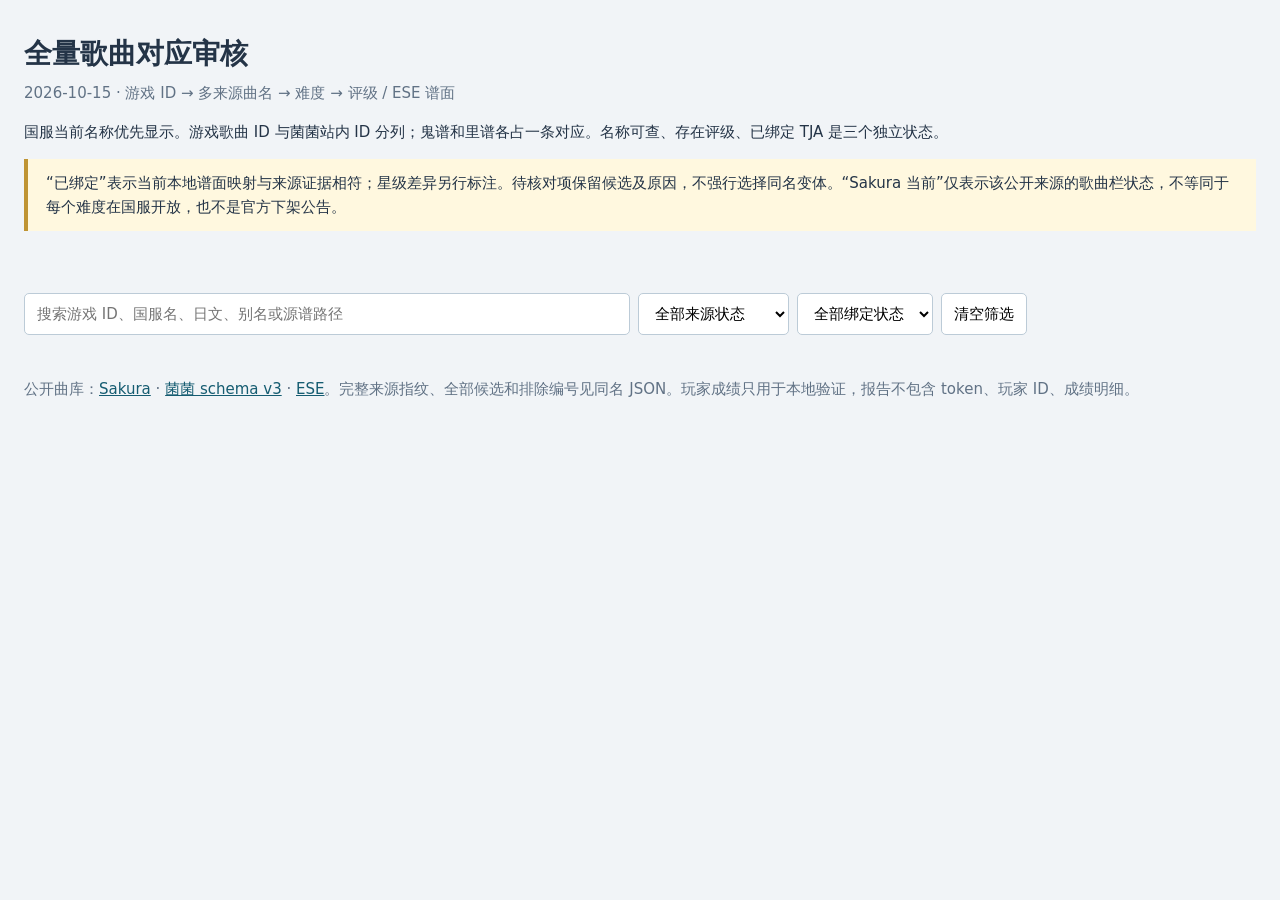
<file: scripts/song_mapping_report.html>
<!doctype html>
<html lang="zh-CN"><meta charset="utf-8"><meta name="viewport" content="width=device-width">
<title>RTLink 全量歌曲对应审核 · 2026-10-15</title>
<style>
:root{font:15px/1.6 system-ui,'Microsoft YaHei',sans-serif;color:#243447;background:#f1f4f7}body{max-width:1580px;margin:32px auto;padding:0 24px}h1{font-size:28px;margin-bottom:4px}p{max-width:1280px}.muted,small{color:#617285}.cards{display:flex;flex-wrap:wrap;gap:12px;margin:22px 0}.card{background:white;border-radius:9px;padding:12px 20px;min-width:120px}.card strong{display:block;font-size:26px;color:#155c71}.notice{background:#fff8df;padding:12px 18px;border-left:4px solid #bf9433}nav,.filters{display:flex;gap:8px;flex-wrap:wrap;margin:18px 0}input,select,button{font:inherit;background:white;border:1px solid #bccbd7;border-radius:5px;padding:8px 12px}input{min-width:320px;flex:1;max-width:580px}button{cursor:pointer}button.active{background:#155c71;color:white}.scroll{overflow:auto}table{width:100%;border-collapse:collapse;background:white}th,td{text-align:left;vertical-align:top;padding:11px 13px;border-bottom:1px solid #dfe5eb;white-space:pre-line;overflow-wrap:anywhere}th{background:#e5edf2;position:sticky;top:0;white-space:nowrap}td{max-width:560px}details{margin-top:5px}summary{cursor:pointer;color:#155c71}.tag{display:inline-block;background:#edf3f7;margin:2px;padding:0 5px;border-radius:3px}.warn{color:#9e5c0b}.good{color:#18715d}footer{margin:24px 0;color:#617285}a{color:#155c71}
</style>
<h1>全量歌曲对应审核</h1><div class="muted">2026-10-15 · 游戏 ID → 多来源曲名 → 难度 → 评级 / ESE 谱面</div>
<p>国服当前名称优先显示。游戏歌曲 ID 与菌菌站内 ID 分列；鬼谱和里谱各占一条对应。名称可查、存在评级、已绑定 TJA 是三个独立状态。</p>
<div class="notice">“已绑定”表示当前本地谱面映射与来源证据相符；星级差异另行标注。待核对项保留候选及原因，不强行选择同名变体。“Sakura 当前”仅表示该公开来源的歌曲栏状态，不等同于每个难度在国服开放，也不是官方下架公告。</div>
<div id="cards" class="cards"></div><p id="live"></p><nav id="tabs"></nav>
<div class="filters"><input id="q" aria-label="搜索名称或ID" placeholder="搜索游戏 ID、国服名、日文、别名或源谱路径"><select id="status" aria-label="来源歌曲状态"><option value="">全部来源状态</option><option value="current">Sakura 当前</option><option value="archive">Sakura 归档</option><option value="unknown">国服状态未确认</option></select><select id="binding" aria-label="谱面绑定状态"><option value="">全部绑定状态</option><option value="bound">已绑定</option><option value="pending">待绑定</option></select><button id="clear">清空筛选</button></div>
<p id="count"></p><div class="scroll"><table><thead id="head"></thead><tbody id="body"></tbody></table></div>
<footer>公开曲库：<a href="https://viewer.sakura-bot.cn/api/content/songs">Sakura</a> · <a href="https://kinoko.zorua.cn/api/scores/catalog?schema_version=3">菌菌 schema v3</a> · <a href="https://ese.tjadataba.se/ESE/ESE.git">ESE</a>。完整来源指纹、全部候选和排除编号见同名 JSON。玩家成绩只用于本地验证，报告不包含 token、玩家 ID、成绩明细。</footer>
<script id="data" type="application/json">__REPORT_DATA__</script>
<script>
const data=JSON.parse(document.getElementById('data').textContent),el=id=>document.getElementById(id);
let tab='songs';
const labels={songs:'全部歌曲',charts:'鬼 / 里逐谱对应',pending:'待绑定谱面',issues:'来源数值与收录差异',conflicts:'同名与别名歧义',dan:'段位对应',sourceDifferences:'跨来源曲名差异',excludedSourceEntries:'排除的站内编号'};
const state={current:'Sakura 当前',archive:'Sakura 归档',unknown:'未确认',other:'其他'};
for(const [key,label] of [['songs','歌曲'],['identityCharts','鬼 / 里身份'],['mappedCharts','已绑定 TJA'],['unmappedCharts','待绑定'],['nameEntries','名称写法'],['collisionKeys','歧义键']]){const d=document.createElement('div');d.className='card';const b=document.createElement('strong');b.textContent=data.summary[key];d.append(b,label);el('cards').append(d)}
const lv=data.liveValidation;
el('live').textContent=lv?`实际成绩核验：${lv.records} 条 / ${lv.uniqueSongs} 首，ID 命中 ${lv.matchedIds} 条，未匹配曲名 ${lv.unmatchedTitles||0}，物量差异 ${lv.noteDifferences||0} 条（分歧 / 双打等另核）。这只是该快照覆盖范围。`: '本次未输入成绩快照，以下为公开来源与本地资源核对。';
for(const [key,label] of Object.entries(labels)){const b=document.createElement('button');b.textContent=label+' '+data[key].length;b.dataset.key=key;b.onclick=()=>{tab=key;draw()};el('tabs').append(b)}
function cell(tr,text,cls){const td=document.createElement('td');td.textContent=text??'—';if(cls)td.className=cls;tr.append(td);return td}
function detail(td,label,rows){const d=document.createElement('details'),s=document.createElement('summary');s.textContent=label;d.append(s);for(const text of rows){const p=document.createElement('div');p.textContent=text;d.append(p)}td.append(d)}
function draw(){document.querySelectorAll('nav button').forEach(b=>b.classList.toggle('active',b.dataset.key===tab));
const q=el('q').value.trim().toLocaleLowerCase(),st=el('status').value,bd=el('binding').value;
const hasState=['songs','charts','pending'].includes(tab);el('status').disabled=!hasState;el('binding').disabled=!hasState;
const rows=data[tab].filter(r=>{if(q){const matches=/^\d+$/.test(q)?[r.id,r.songNo,r.sourceId,...(r.songIds||[]),...(r.candidates||[]).filter(v=>typeof v==='number')].includes(Number(q)):JSON.stringify(r).toLocaleLowerCase().includes(q);if(!matches)return false}if(hasState&&st&&r.cnStatus!==st)return false;if(hasState&&bd){const bound=tab==='songs'?r.boundCharts:r.bound;if(bd==='bound'&&!bound)return false;if(bd==='pending'&&(tab==='songs'?r.boundCharts===r.identityCharts:bound))return false}return true});
el('head').replaceChildren();el('body').replaceChildren();el('count').textContent=`${rows.length} / ${data[tab].length} 条 · 游戏 ID 保留独立身份，歧义不自动合并`;
const headers={songs:['游戏 ID / 来源 ID','优先名 / 日文','名称及来源','鬼 / 里绑定','来源状态 / 差异'],charts:['游戏 ID / 难度','优先名 / 日文','星级 / 物量','评级 / 国服难度','TJA 对应与候选'],pending:['游戏 ID / 难度','优先名 / 日文','星级 / 物量','评级 / 国服难度','TJA 对应与候选'],issues:['游戏 ID / 难度','曲名','差异类别','各来源值','处理'],conflicts:['归一化名称','游戏 ID / 曲名','类别','处理'],dan:['届别 / 地区 / 段位','曲序 / 曲名','游戏 ID / 候选','难度 / 物量','证据'],sourceDifferences:['游戏 ID','Sakura','菌菌','处理'],excludedSourceEntries:['站内编号','来源名称','处理']}[tab];
const hr=document.createElement('tr');for(const h of headers){const th=document.createElement('th');th.textContent=h;hr.append(th)}el('head').append(hr);
for(const r of rows){const tr=document.createElement('tr');if(tab==='songs'){
cell(tr,`游戏 ${r.id}\n菌菌站内 ${r.kinokoId??'—'}\nSakura ${r.sakuraId??'—'}`);cell(tr,r.title+'\n'+r.titleJa);const td=cell(tr,'');for(const n of Object.keys(r.names)){const s=document.createElement('span');s.className='tag';s.textContent=n;s.title=r.names[n].join(' / ');td.append(s)}detail(td,'逐名来源',Object.entries(r.names).map(([n,s])=>n+' ← '+s.join(' / ')));const coverage=cell(tr,`${r.boundCharts} / ${r.identityCharts} 已绑定\n${r.rated?'含评级谱面':'尚无评级'}`);detail(coverage,'全部难度身份',Object.entries(r.levels).map(([lv,m])=>`${['','简单','普通','困难','鬼','里'][lv]} · ${m.stars??'—'}★ / ${m.totalNotes??'未知'} 音符`));cell(tr,state[r.cnStatus]+(r.issues.length?'\n'+[...new Set(r.issues)].join('、'):'')+(r.conflicts.length?`\n${r.conflicts.length} 个歧义键`:''));
}else if(tab==='charts'||tab==='pending'){
cell(tr,`${r.id} / ${r.level===4?'鬼':'里'}`);cell(tr,r.title+'\n'+r.titleJa);cell(tr,`${r.stars??'—'}★\n本地身份 ${r.identityNotes??'—'}\nSakura ${r.sakuraNotes??'—'}\n评级 ${r.ratingNotes??'—'}${r.eseStars!==null?'\nESE '+r.eseStars+'★':''}`);cell(tr,(r.rated?'已有评级':'尚无评级')+'\n'+(r.cnDifficultyListed?'Sakura 列出此难度':'Sakura 未列出此难度')+'\n'+state[r.cnStatus]);const td=cell(tr,r.status+(r.esePath?'\n'+r.esePath:''),r.bound?'good':'warn');if(r.fingerprint)detail(td,'源谱指纹',[r.fingerprint]);if(r.candidates.length)detail(td,`${r.candidates.length} 个完整曲名候选`,r.candidates.map(c=>`${c.stars}★ / ${c.notes} 音符 · ${c.path}${c.warnings.length?' · '+c.warnings.join(', '):''}`));
}else if(tab==='issues'){cell(tr,r.id+' / '+r.level);cell(tr,r.title);cell(tr,r.category);cell(tr,r.values);cell(tr,r.decision);
}else if(tab==='conflicts'){cell(tr,r.key);cell(tr,r.songIds.map((v,i)=>v+': '+r.titles[i]).join('\n'));cell(tr,r.category);cell(tr,r.decision);
}else if(tab==='dan'){cell(tr,[r.year,r.region,r.rank].join(' / '));cell(tr,r.order+'. '+r.displayTitle+'\n'+r.sourceTitle);cell(tr,r.songNo+' / '+r.candidates.join(', '));cell(tr,r.level+' / '+r.notes+'（身份 '+(r.catalogNotes??'未知')+'）');cell(tr,r.evidence+'\n'+r.status);
}else if(tab==='sourceDifferences'){cell(tr,r.songNo);cell(tr,r.sakura);cell(tr,r.kinoko);cell(tr,'按同一游戏 ID 保留来源写法和版本标识');
}else{cell(tr,r.sourceId);cell(tr,r.title);cell(tr,'仅见于其他歌曲栏；未经游戏 ID 确认，不进入运行映射')}
el('body').append(tr)}}
el('q').oninput=draw;el('status').onchange=draw;el('binding').onchange=draw;el('clear').onclick=()=>{el('q').value='';el('status').value='';el('binding').value='';draw()};draw();
</script></html>
</file>
<file: pages/manage/style.css>
:root{font-family:Inter,"Segoe UI","Microsoft YaHei",sans-serif;color:#20283b;background:#f6f7fb;--surface:#fff;--soft:#f7f8fc;--line:#e6e8f1;--muted:#727a8d;--accent:#684bd4;--tint:#f0ebff;--danger:#b63e55;color-scheme:light}
:root[data-theme=dark]{color:#e6e8f1;background:#151722;--surface:#202330;--soft:#282b39;--line:#363b4e;--muted:#a7aec1;--accent:#bba5ff;--tint:#373047;--danger:#ffa3b5;color-scheme:dark}
*{box-sizing:border-box}body{margin:0}main{max-width:1220px;margin:auto;padding:36px 32px 24px}h1,h2,h3,p{margin:0}h1{font-size:30px;font-weight:750;letter-spacing:-1px;margin:7px 0 10px}h2{font-size:19px}h3{font-size:18px}button,input,select{font:inherit}button{border:1px solid transparent;border-radius:9px;background:var(--accent);color:var(--surface);padding:10px 15px;font-weight:600;cursor:pointer;white-space:nowrap}button:hover{filter:brightness(.95)}button:disabled{opacity:.48;cursor:default}button.secondary{background:var(--surface);color:inherit;border-color:var(--line)}button.danger{background:transparent;color:var(--danger);border-color:var(--line)}button:focus-visible,summary:focus-visible{outline:3px solid var(--accent);outline-offset:3px}input,select{width:100%;background:var(--surface);color:inherit;border:1px solid var(--line);border-radius:8px;padding:10px 11px;min-width:0}input:focus,select:focus{outline:2px solid var(--accent);outline-offset:1px}input[type=password]{font-family:monospace}label{display:grid;gap:7px;font-size:12px;font-weight:600;color:var(--muted)}small{font-size:12px;color:var(--muted)}.muted,.footnote{color:var(--muted);font-size:13px;line-height:1.7}.heading{display:flex;justify-content:space-between;align-items:center;gap:20px}nav{display:flex;gap:8px;border-bottom:1px solid var(--line);margin:26px 0 24px}nav button{border-radius:0;background:none;color:var(--muted);border-bottom:3px solid transparent;padding:13px 20px}nav [aria-current=page]{color:var(--accent);border-bottom-color:var(--accent)}.stats{display:grid;grid-template-columns:repeat(3,1fr);gap:16px;margin-bottom:24px}.stats article,.panel,.source-card{background:var(--surface);border:1px solid var(--line);border-radius:14px}.stats article{padding:20px 24px;display:grid;gap:9px}.stats span{font-size:13px;font-weight:600;color:var(--muted)}.stats strong{font-size:32px;font-weight:650;font-variant-numeric:tabular-nums}.stats article:first-child{background:var(--tint);border-color:transparent}.section-title{display:flex;align-items:center;justify-content:space-between;gap:12px;padding:24px 24px 0}.filters{display:flex;gap:12px;align-items:end;padding:20px 24px 24px}.filters .search{flex:1}.filters select{min-width:135px}.table-wrap{overflow-x:auto}table{border-collapse:collapse;width:100%;font-size:13px;text-align:left;white-space:nowrap}th{background:var(--soft);padding:12px 24px;color:var(--muted);font-size:11px;font-weight:600}td{padding:18px 24px;border-bottom:1px solid var(--line);vertical-align:middle}td small{display:block;line-height:1.7}td .name{font-weight:650;font-variant-numeric:tabular-nums}td .rating{font-size:23px;font-weight:650;color:var(--accent);font-variant-numeric:tabular-nums}.chip{display:inline-block;border-radius:6px;background:var(--tint);color:var(--accent);font-size:11px;padding:5px 8px;margin:2px 6px 2px 0;font-weight:600}.chip.quiet{color:var(--muted);background:var(--soft)}.chip.sakura{background:#fbeef3;color:#b44a74}:root[data-theme=dark] .chip.sakura{background:#442b3a;color:#eda6c5}.pagination{display:flex;justify-content:space-between;align-items:center;padding:17px 24px;color:var(--muted);font-size:12px;gap:12px}.pagination div{display:flex;gap:8px}.pagination button{padding:8px 12px}.empty{text-align:center;padding:42px 20px;color:var(--muted)}.footnote{font-size:12px;margin-top:18px}.bot-intro{display:flex;gap:20px;align-items:center;margin:30px 0}.bot-intro h2{font-size:25px;margin:8px 0}.avatar{flex-shrink:0;background:var(--tint);color:var(--accent);font-weight:700;font-size:30px;width:80px;height:80px;border-radius:25px;display:grid;place-items:center}.account-summary{background:var(--tint);padding:18px 22px;border-radius:12px;margin-bottom:18px;display:flex;align-items:center;gap:16px;flex-wrap:wrap}.account-summary strong{font-size:27px;color:var(--accent);font-variant-numeric:tabular-nums}.account-summary small{display:block;margin-top:4px}.source-grid{display:grid;grid-template-columns:repeat(2,minmax(0,1fr));gap:16px}.source-card{padding:22px;min-width:0}.source-header{display:flex;justify-content:space-between;align-items:center;gap:8px}.source-card dl{margin:22px 0;display:grid;grid-template-columns:85px minmax(0,1fr);gap:13px;font-size:12px;line-height:1.6}.source-card dt{color:var(--muted)}.source-card dd{margin:0;word-break:break-all}.actions{display:flex;gap:8px;flex-wrap:wrap}.actions button{font-size:12px;padding:9px 11px}details{margin-top:21px;padding-top:18px;border-top:1px solid var(--line)}summary{cursor:pointer;font-size:13px;font-weight:600;color:var(--accent)}.bind-form{display:grid;gap:13px;margin-top:17px}.form-row{display:grid;grid-template-columns:1fr 115px;gap:12px}.bind-form button{justify-self:start}.bind-form small{line-height:1.6}#notice,#dialog-notice{border:1px solid var(--line);border-left:3px solid var(--accent);border-radius:8px;background:var(--surface);padding:12px 16px;font-size:13px;line-height:1.65;margin:16px 0;overflow-wrap:anywhere}#notice.error,#dialog-notice.error{border-left-color:var(--danger);color:var(--danger)}dialog{width:min(960px,calc(100% - 32px));max-height:90vh;padding:26px;border:1px solid var(--line);border-radius:18px;color:inherit;background:var(--soft);box-shadow:0 25px 100px #0003}dialog::backdrop{background:#19203388}.dialog-heading{display:flex;align-items:center;justify-content:space-between;gap:16px;margin-bottom:24px}.dialog-heading h2{overflow-wrap:anywhere}[hidden]{display:none!important}
@media(max-width:760px){main{padding:24px 16px}.heading{align-items:start}h1{font-size:26px}.stats{gap:10px}.stats article{padding:16px}.stats small{font-size:10px}.filters{flex-wrap:wrap;padding:18px}.filters .search{flex-basis:100%}.filters label{flex:1}.filters select{min-width:90px}.section-title{padding:20px 18px 0;align-items:start;flex-direction:column}th,td{padding:12px 18px}.source-grid{grid-template-columns:1fr}dialog{padding:18px}.bot-intro{align-items:start}.avatar{height:60px;width:60px;border-radius:18px}.bot-intro h2{font-size:22px}}
.list-notice{margin:0 24px 18px;color:var(--danger);font-size:13px;line-height:1.65;overflow-wrap:anywhere}
</file>
